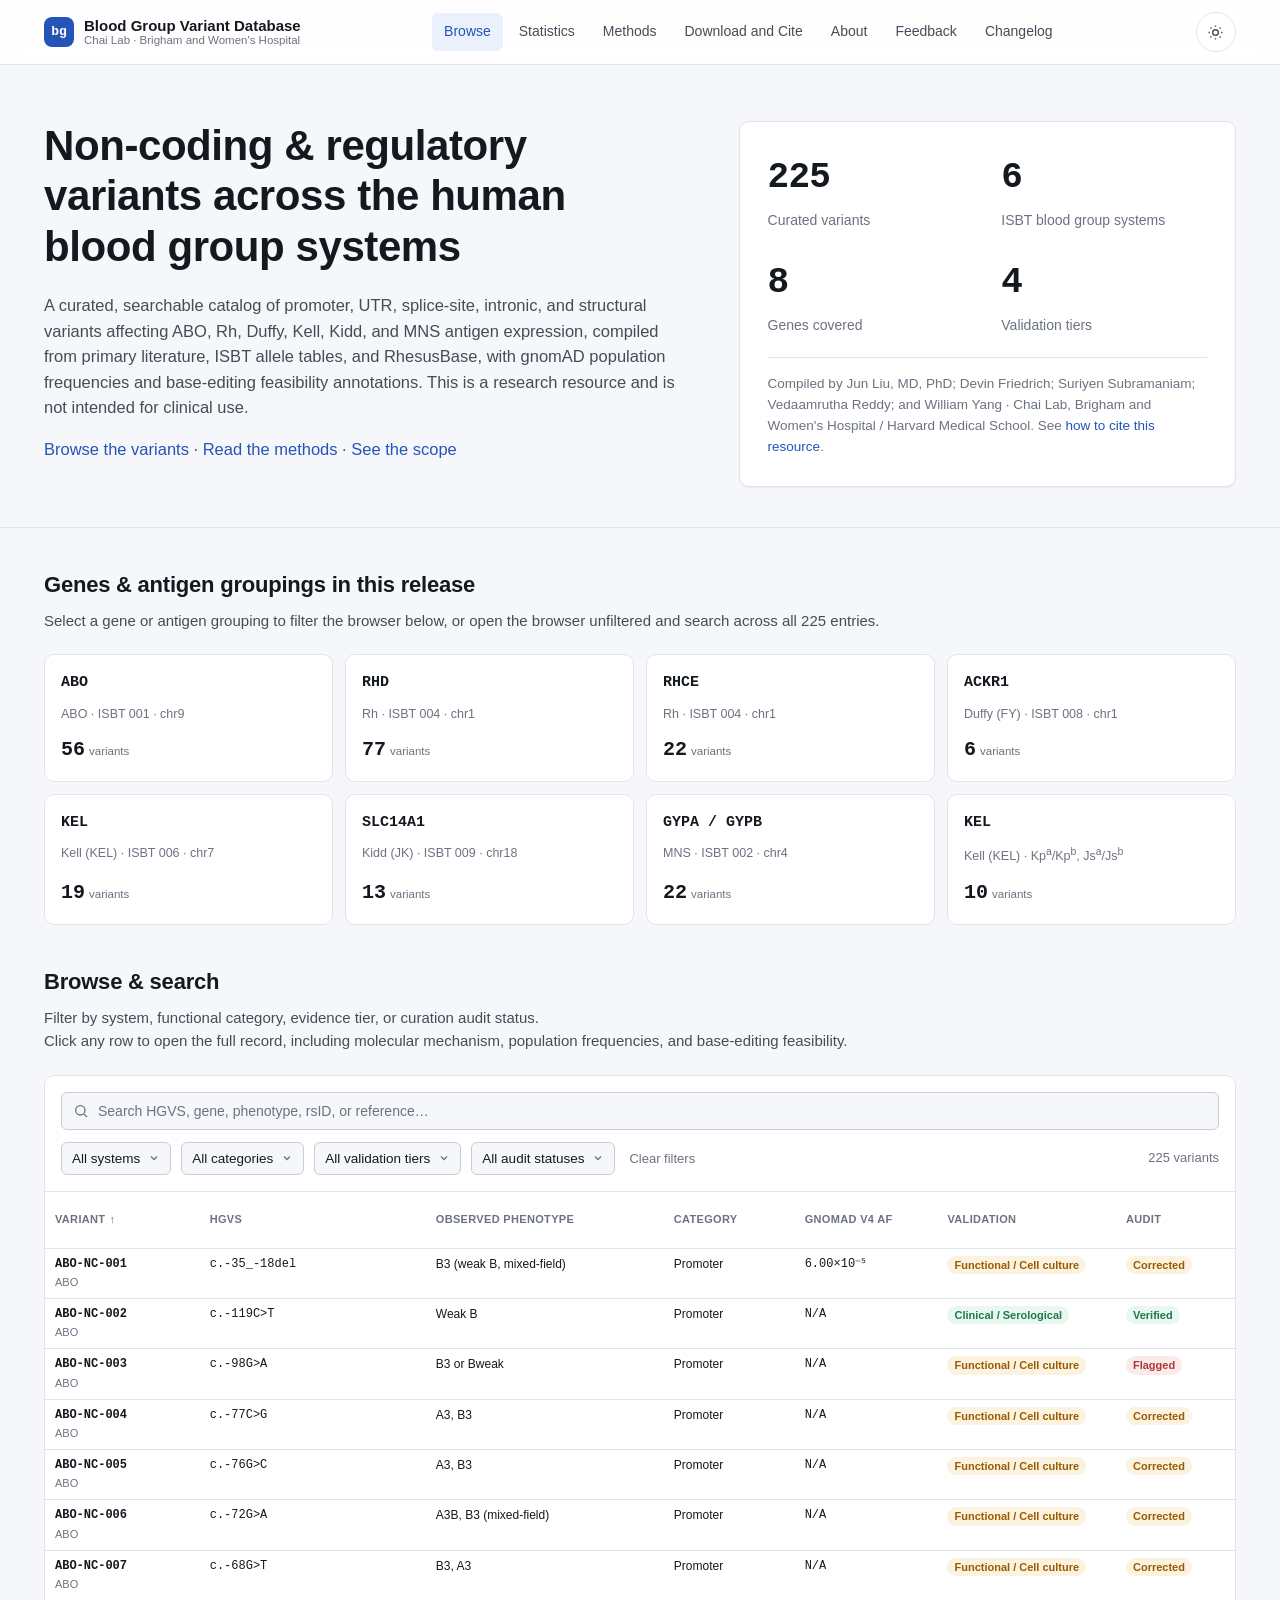
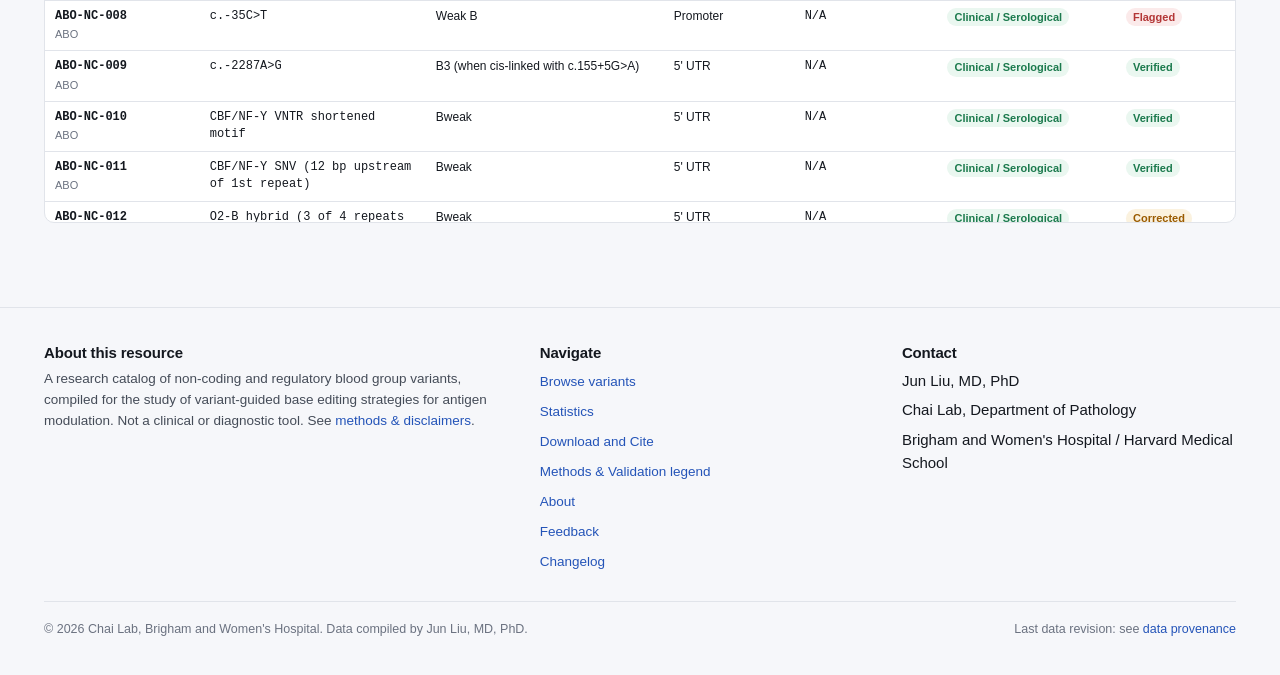
<file: index.html>
<!DOCTYPE html>
<html lang="en">
<head>
<meta charset="UTF-8">
<meta name="viewport" content="width=device-width, initial-scale=1.0">
<title>Blood Group Variant Database: Non-coding & Regulatory Variants</title>
<meta name="description" content="A curated database of non-coding and regulatory variants across 6 ISBT blood group systems (ABO, RH, MNS, KEL, FY, JK; 8 genes) with ISBT nomenclature, gnomAD frequencies, validation evidence, and base-editing feasibility annotations.">
<link rel="stylesheet" href="assets/style.css">
</head>
<body>

<nav class="site-nav">
  <div class="wrap">
    <a class="brand" href="index.html">
      <span class="brand-mark">bg</span>
      <span class="brand-text">Blood Group Variant Database<small>Chai Lab · Brigham and Women's Hospital</small></span>
    </a>
    <div class="nav-links">
      <a href="index.html" aria-current="page">Browse</a>
      <a href="stats.html">Statistics</a>
      <a href="methods.html">Methods</a>
      <a href="download-cite.html">Download and Cite</a>
      <a href="about.html">About</a>
      <a href="feedback.html">Feedback</a>
      <a href="changelog.html">Changelog</a>
    </div>
    <div class="nav-right">
      <button class="theme-toggle" data-theme-toggle aria-label="Toggle dark mode">
        <svg class="icon-sun" viewBox="0 0 24 24" fill="none" stroke="currentColor" stroke-width="2"><circle cx="12" cy="12" r="4"/><path d="M12 2v2M12 20v2M4.9 4.9l1.4 1.4M17.7 17.7l1.4 1.4M2 12h2M20 12h2M4.9 19.1l1.4-1.4M17.7 6.3l1.4-1.4"/></svg>
        <svg class="icon-moon" viewBox="0 0 24 24" fill="none" stroke="currentColor" stroke-width="2"><path d="M21 12.8A9 9 0 1111.2 3a7 7 0 009.8 9.8z"/></svg>
      </button>
    </div>
  </div>
</nav>

<header class="hero">
  <div class="wrap hero-grid">
    <div>
      <h1>Non-coding &amp; regulatory variants across the human blood group systems</h1>
      <p class="lede">A curated, searchable catalog of promoter, UTR, splice-site, intronic, and structural variants affecting ABO, Rh, Duffy, Kell, Kidd, and MNS antigen expression, compiled from primary literature, ISBT allele tables, and RhesusBase, with gnomAD population frequencies and base-editing feasibility annotations. This is a research resource and is not intended for clinical use.</p>
      <p class="lede"><a href="#browse">Browse the variants</a> &middot; <a href="methods.html">Read the methods</a> &middot; <a href="methods.html#scope">See the scope</a></p>
    </div>
    <div class="stat-panel">
      <div class="stat-grid">
        <div><div class="stat-num">225</div><div class="stat-label">Curated variants</div></div>
        <div><div class="stat-num">6</div><div class="stat-label">ISBT blood group systems</div></div>
        <div><div class="stat-num">8</div><div class="stat-label">Genes covered</div></div>
        <div><div class="stat-num">4</div><div class="stat-label">Validation tiers</div></div>
      </div>
      <div class="stat-foot">Compiled by Jun Liu, MD, PhD; Devin Friedrich; Suriyen Subramaniam; Vedaamrutha Reddy; and William Yang &middot; Chai Lab, Brigham and Women's Hospital / Harvard Medical School. See <a href="download-cite.html#cite">how to cite this resource</a>.</div>
    </div>
  </div>
</header>

<section class="section">
  <div class="wrap">
    <div class="section-head">
      <h2>Genes &amp; antigen groupings in this release</h2>
      <p>Select a gene or antigen grouping to filter the browser below, or open the browser unfiltered and search across all 225 entries.</p>
    </div>
    <div class="system-grid">
      <button class="system-card" data-system-card="ABO"><span class="gene">ABO</span><span class="sys-name">ABO &middot; ISBT 001 &middot; chr9</span><span class="sys-count">56<small>variants</small></span></button>
      <button class="system-card" data-system-card="RHD"><span class="gene">RHD</span><span class="sys-name">Rh &middot; ISBT 004 &middot; chr1</span><span class="sys-count">77<small>variants</small></span></button>
      <button class="system-card" data-system-card="RHCE"><span class="gene">RHCE</span><span class="sys-name">Rh &middot; ISBT 004 &middot; chr1</span><span class="sys-count">22<small>variants</small></span></button>
      <button class="system-card" data-system-card="Duffy"><span class="gene">ACKR1</span><span class="sys-name">Duffy (FY) &middot; ISBT 008 &middot; chr1</span><span class="sys-count">6<small>variants</small></span></button>
      <button class="system-card" data-system-card="Kell"><span class="gene">KEL</span><span class="sys-name">Kell (KEL) &middot; ISBT 006 &middot; chr7</span><span class="sys-count">19<small>variants</small></span></button>
      <button class="system-card" data-system-card="Kidd"><span class="gene">SLC14A1</span><span class="sys-name">Kidd (JK) &middot; ISBT 009 &middot; chr18</span><span class="sys-count">13<small>variants</small></span></button>
      <button class="system-card" data-system-card="MNS"><span class="gene">GYPA / GYPB</span><span class="sys-name">MNS &middot; ISBT 002 &middot; chr4</span><span class="sys-count">22<small>variants</small></span></button>
      <button class="system-card" data-system-card="KellOther"><span class="gene">KEL</span><span class="sys-name">Kell (KEL) &middot; Kp<sup>a</sup>/Kp<sup>b</sup>, Js<sup>a</sup>/Js<sup>b</sup></span><span class="sys-count">10<small>variants</small></span></button>
    </div>
  </div>
</section>

<section class="section" id="browse">
  <div class="wrap">
    <div class="section-head">
      <h2>Browse &amp; search</h2>
      <p>Filter by system, functional category, evidence tier, or curation audit status.<br>Click any row to open the full record, including molecular mechanism, population frequencies, and base-editing feasibility.</p>
    </div>

    <div class="browser-shell">
      <div class="toolbar">
        <div class="search-row">
          <div class="search-box">
            <svg viewBox="0 0 24 24" fill="none" stroke="currentColor" stroke-width="2"><circle cx="11" cy="11" r="7"/><path d="M21 21l-4.3-4.3"/></svg>
            <input id="q" type="search" placeholder="Search HGVS, gene, phenotype, rsID, or reference…" aria-label="Search variants">
          </div>
        </div>
        <div class="filter-row">
          <select id="f-system" aria-label="Filter by system">
            <option value="">All systems</option>
            <option value="ABO">ABO</option>
            <option value="RHD">RHD</option>
            <option value="RHCE">RHCE</option>
            <option value="Duffy">Duffy (ACKR1)</option>
            <option value="Kidd">Kidd (SLC14A1)</option>
            <option value="MNS">MNS (GYPA/GYPB)</option>
            <option value="Kell">Kell (KEL)</option>
            <option value="KellOther">Kell Other</option>
          </select>
          <select id="f-category" aria-label="Filter by category">
            <option value="">All categories</option>
          </select>
          <select id="f-validation" aria-label="Filter by validation tier">
            <option value="">All validation tiers</option>
            <option value="Functional / Cell culture">Functional / Cell culture</option>
            <option value="Clinical / Serological">Clinical / Serological</option>
            <option value="Database only">Database only</option>
            <option value="In silico / unvalidated">In silico / unvalidated</option>
            <option value="Not characterized">Not characterized</option>
          </select>
          <select id="f-audit" aria-label="Filter by audit status">
            <option value="">All audit statuses</option>
            <option value="Verified">Verified</option>
            <option value="Corrected">Corrected</option>
            <option value="Flagged">Flagged</option>
            <option value="Unaudited">Unaudited</option>
          </select>
          <button class="filter-clear" id="f-clear">Clear filters</button>
          <span class="result-count" id="result-count"></span>
        </div>
      </div>

      <div class="table-scroll">
        <table class="variant-table">
          <thead>
            <tr>
              <th><button data-sort="variant_id">Variant <span class="sort-arrow"></span></button></th>
              <th><button data-sort="hgvs">HGVS <span class="sort-arrow"></span></button></th>
              <th><button data-sort="phenotype">Observed phenotype <span class="sort-arrow"></span></button></th>
              <th><button data-sort="variant_category">Category <span class="sort-arrow"></span></button></th>
              <th><button data-sort="af">gnomAD v4 AF <span class="sort-arrow"></span></button></th>
              <th><button data-sort="validation_level">Validation <span class="sort-arrow"></span></button></th>
              <th><button data-sort="audit_status">Audit <span class="sort-arrow"></span></button></th>
            </tr>
          </thead>
          <tbody id="variant-tbody"></tbody>
        </table>
      </div>
      <div class="empty-state" id="empty-state" style="display:none">
        <svg viewBox="0 0 24 24" fill="none" stroke="currentColor" stroke-width="1.5"><circle cx="11" cy="11" r="7"/><path d="M21 21l-4.3-4.3"/></svg>
        <div>No variants match the current filters.</div>
      </div>
    </div>
  </div>
</section>

<div class="drawer-overlay" id="drawer-overlay"></div>
<aside class="drawer" id="drawer" tabindex="-1" aria-label="Variant detail">
  <div class="drawer-head">
    <div>
      <h3 id="drawer-title" class="mono"></h3>
      <div class="sub" id="drawer-sub"></div>
    </div>
    <button class="drawer-close" id="drawer-close" aria-label="Close">
      <svg viewBox="0 0 24 24" fill="none" stroke="currentColor" stroke-width="2" width="16" height="16"><path d="M18 6L6 18M6 6l12 12"/></svg>
    </button>
  </div>
  <div class="drawer-body" id="drawer-body"></div>
</aside>

<footer class="site-footer">
  <div class="wrap">
    <div class="footer-grid">
      <div>
        <h4>About this resource</h4>
        <p>A research catalog of non-coding and regulatory blood group variants, compiled for the study of variant-guided base editing strategies for antigen modulation. Not a clinical or diagnostic tool. See <a href="methods.html">methods &amp; disclaimers</a>.</p>
      </div>
      <div>
        <h4>Navigate</h4>
        <ul>
          <li><a href="index.html">Browse variants</a></li>
          <li><a href="stats.html">Statistics</a></li>
          <li><a href="download-cite.html">Download and Cite</a></li>
          <li><a href="methods.html">Methods &amp; Validation legend</a></li>
          <li><a href="about.html">About</a></li>
          <li><a href="feedback.html">Feedback</a></li>
          <li><a href="changelog.html">Changelog</a></li>
        </ul>
      </div>
      <div>
        <h4>Contact</h4>
        <ul>
          <li>Jun Liu, MD, PhD</li>
          <li>Chai Lab, Department of Pathology</li>
          <li>Brigham and Women's Hospital / Harvard Medical School</li>
        </ul>
      </div>
    </div>
    <div class="footer-bottom">
      <span>&copy; <span id="site-year"></span> Chai Lab, Brigham and Women's Hospital. Data compiled by Jun Liu, MD, PhD.</span>
      <span>Last data revision: see <a href="methods.html#provenance">data provenance</a></span>
    </div>
  </div>
</footer>

<script src="assets/data.js"></script>
<script src="assets/app.js"></script>
</body>
</html>
</file>
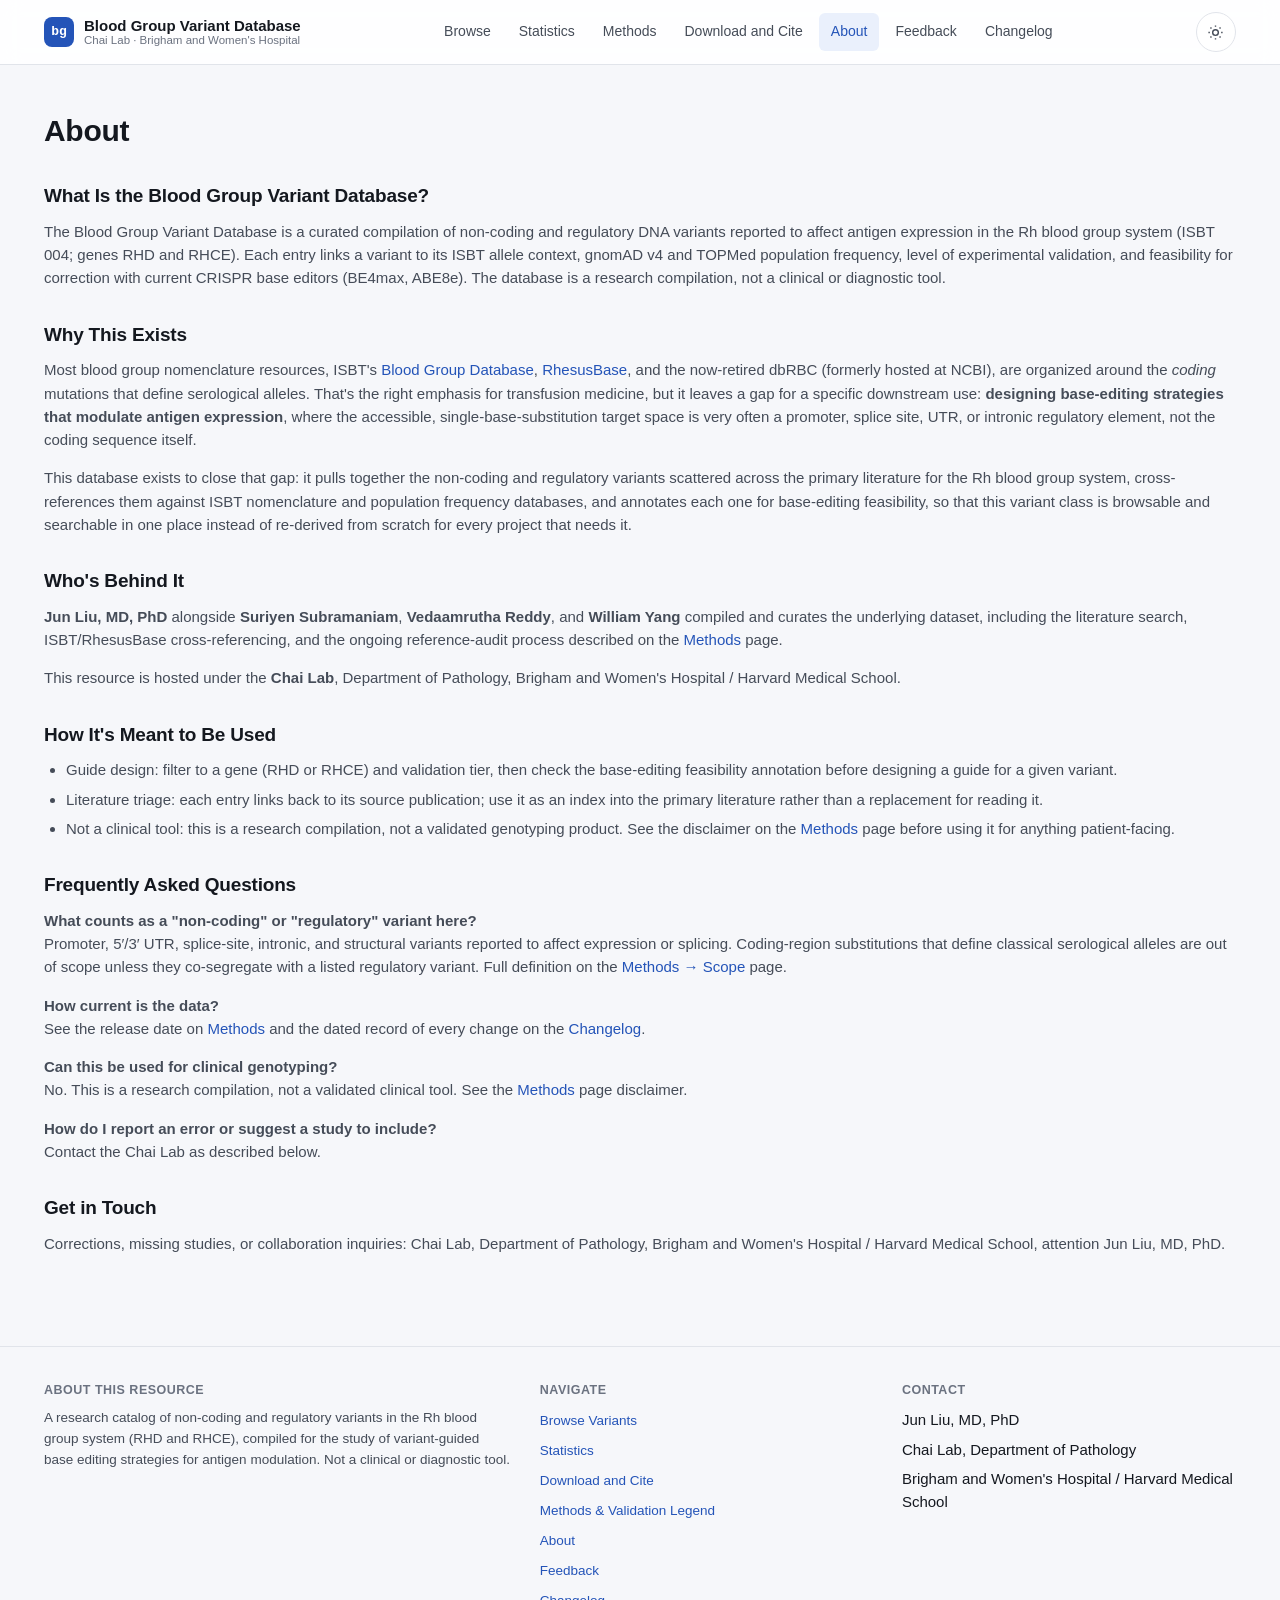
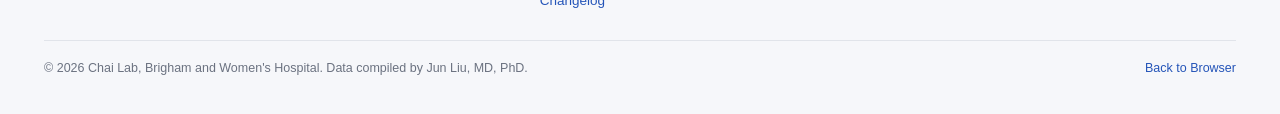
<file: about.html>
<!DOCTYPE html>
<html lang="en">
<head>
<meta charset="UTF-8">
<meta name="viewport" content="width=device-width, initial-scale=1.0">
<title>About: Blood Group Variant Database</title>
<meta name="description" content="About the Blood Group Non-Coding Variant Database, the Chai Lab, and why this resource exists.">
<link rel="stylesheet" href="assets/style.css">
</head>
<body>

<nav class="site-nav">
  <div class="wrap">
    <a class="brand" href="index.html">
      <span class="brand-mark">bg</span>
      <span class="brand-text">Blood Group Variant Database<small>Chai Lab · Brigham and Women's Hospital</small></span>
    </a>
    <div class="nav-links">
      <a href="index.html">Browse</a>
      <a href="stats.html">Statistics</a>
      <a href="methods.html">Methods</a>
      <a href="download-cite.html">Download and Cite</a>
      <a href="about.html" aria-current="page">About</a>
      <a href="feedback.html">Feedback</a>
      <a href="changelog.html">Changelog</a>
    </div>
    <div class="nav-right">
      <button class="theme-toggle" data-theme-toggle aria-label="Toggle dark mode">
        <svg class="icon-sun" viewBox="0 0 24 24" fill="none" stroke="currentColor" stroke-width="2"><circle cx="12" cy="12" r="4"/><path d="M12 2v2M12 20v2M4.9 4.9l1.4 1.4M17.7 17.7l1.4 1.4M2 12h2M20 12h2M4.9 19.1l1.4-1.4M17.7 6.3l1.4-1.4"/></svg>
        <svg class="icon-moon" viewBox="0 0 24 24" fill="none" stroke="currentColor" stroke-width="2"><path d="M21 12.8A9 9 0 1111.2 3a7 7 0 009.8 9.8z"/></svg>
      </button>
    </div>
  </div>
</nav>

<main class="content-page">
  <div class="wrap">
    <div class="page-head">
      <h1>About</h1>
    </div>

    <section>
      <h2>What Is the Blood Group Variant Database?</h2>
      <div class="prose">
        <p>The Blood Group Variant Database is a curated compilation of non-coding and regulatory DNA variants reported to affect antigen expression in the Rh blood group system (ISBT 004; genes RHD and RHCE). Each entry links a variant to its ISBT allele context, gnomAD v4 and TOPMed population frequency, level of experimental validation, and feasibility for correction with current CRISPR base editors (BE4max, ABE8e). The database is a research compilation, not a clinical or diagnostic tool.</p>
      </div>
    </section>

    <section>
      <h2>Why This Exists</h2>
      <div class="prose">
        <p>Most blood group nomenclature resources, ISBT's <a href="https://blooddatabase.isbtweb.org/" target="_blank" rel="noopener">Blood Group Database</a>, <a href="https://www.rhesusbase.info" target="_blank" rel="noopener">RhesusBase</a>, and the now-retired dbRBC (formerly hosted at NCBI), are organized around the <em>coding</em> mutations that define serological alleles. That's the right emphasis for transfusion medicine, but it leaves a gap for a specific downstream use: <strong>designing base-editing strategies that modulate antigen expression</strong>, where the accessible, single-base-substitution target space is very often a promoter, splice site, UTR, or intronic regulatory element, not the coding sequence itself.</p>
        <p>This database exists to close that gap: it pulls together the non-coding and regulatory variants scattered across the primary literature for the Rh blood group system, cross-references them against ISBT nomenclature and population frequency databases, and annotates each one for base-editing feasibility, so that this variant class is browsable and searchable in one place instead of re-derived from scratch for every project that needs it.</p>
      </div>
    </section>

    <section>
      <h2>Who's Behind It</h2>
      <div class="prose">
        <p><strong>Jun Liu, MD, PhD</strong> alongside <strong>Suriyen Subramaniam</strong>, <strong>Vedaamrutha Reddy</strong>, and <strong>William Yang</strong> compiled and curates the underlying dataset, including the literature search, ISBT/RhesusBase cross-referencing, and the ongoing reference-audit process described on the <a href="methods.html">Methods</a> page.</p>
        <p>This resource is hosted under the <strong>Chai Lab</strong>, Department of Pathology, Brigham and Women's Hospital / Harvard Medical School.</p>
      </div>
    </section>

    <section>
      <h2>How It's Meant to Be Used</h2>
      <div class="prose">
        <ul>
          <li>Guide design: filter to a gene (RHD or RHCE) and validation tier, then check the base-editing feasibility annotation before designing a guide for a given variant.</li>
          <li>Literature triage: each entry links back to its source publication; use it as an index into the primary literature rather than a replacement for reading it.</li>
          <li>Not a clinical tool: this is a research compilation, not a validated genotyping product. See the disclaimer on the <a href="methods.html">Methods</a> page before using it for anything patient-facing.</li>
        </ul>
      </div>
    </section>

    <section>
      <h2>Frequently Asked Questions</h2>
      <div class="prose">
        <p><strong>What counts as a "non-coding" or "regulatory" variant here?</strong><br>Promoter, 5&prime;/3&prime; UTR, splice-site, intronic, and structural variants reported to affect expression or splicing. Coding-region substitutions that define classical serological alleles are out of scope unless they co-segregate with a listed regulatory variant. Full definition on the <a href="methods.html#scope">Methods &rarr; Scope</a> page.</p>
        <p><strong>How current is the data?</strong><br>See the release date on <a href="methods.html">Methods</a> and the dated record of every change on the <a href="changelog.html">Changelog</a>.</p>
        <p><strong>Can this be used for clinical genotyping?</strong><br>No. This is a research compilation, not a validated clinical tool. See the <a href="methods.html">Methods</a> page disclaimer.</p>
        <p><strong>How do I report an error or suggest a study to include?</strong><br>Contact the Chai Lab as described below.</p>
      </div>
    </section>

    <section>
      <h2>Get in Touch</h2>
      <div class="prose">
        <p>Corrections, missing studies, or collaboration inquiries: Chai Lab, Department of Pathology, Brigham and Women's Hospital / Harvard Medical School, attention Jun Liu, MD, PhD.</p>
      </div>
    </section>
  </div>
</main>

<footer class="site-footer">
  <div class="wrap">
    <div class="footer-grid">
      <div>
        <h2>About This Resource</h2>
        <p>A research catalog of non-coding and regulatory variants in the Rh blood group system (RHD and RHCE), compiled for the study of variant-guided base editing strategies for antigen modulation. Not a clinical or diagnostic tool.</p>
      </div>
      <div>
        <h2>Navigate</h2>
        <ul>
          <li><a href="index.html">Browse Variants</a></li>
          <li><a href="stats.html">Statistics</a></li>
          <li><a href="download-cite.html">Download and Cite</a></li>
          <li><a href="methods.html">Methods &amp; Validation Legend</a></li>
          <li><a href="about.html">About</a></li>
          <li><a href="feedback.html">Feedback</a></li>
          <li><a href="changelog.html">Changelog</a></li>
        </ul>
      </div>
      <div>
        <h2>Contact</h2>
        <ul>
          <li>Jun Liu, MD, PhD</li>
          <li>Chai Lab, Department of Pathology</li>
          <li>Brigham and Women's Hospital / Harvard Medical School</li>
        </ul>
      </div>
    </div>
    <div class="footer-bottom">
      <span>&copy; <span id="site-year"></span> Chai Lab, Brigham and Women's Hospital. Data compiled by Jun Liu, MD, PhD.</span>
      <span><a href="index.html">Back to Browser</a></span>
    </div>
  </div>
</footer>

<script src="assets/app.js"></script>
</body>
</html>
</file>
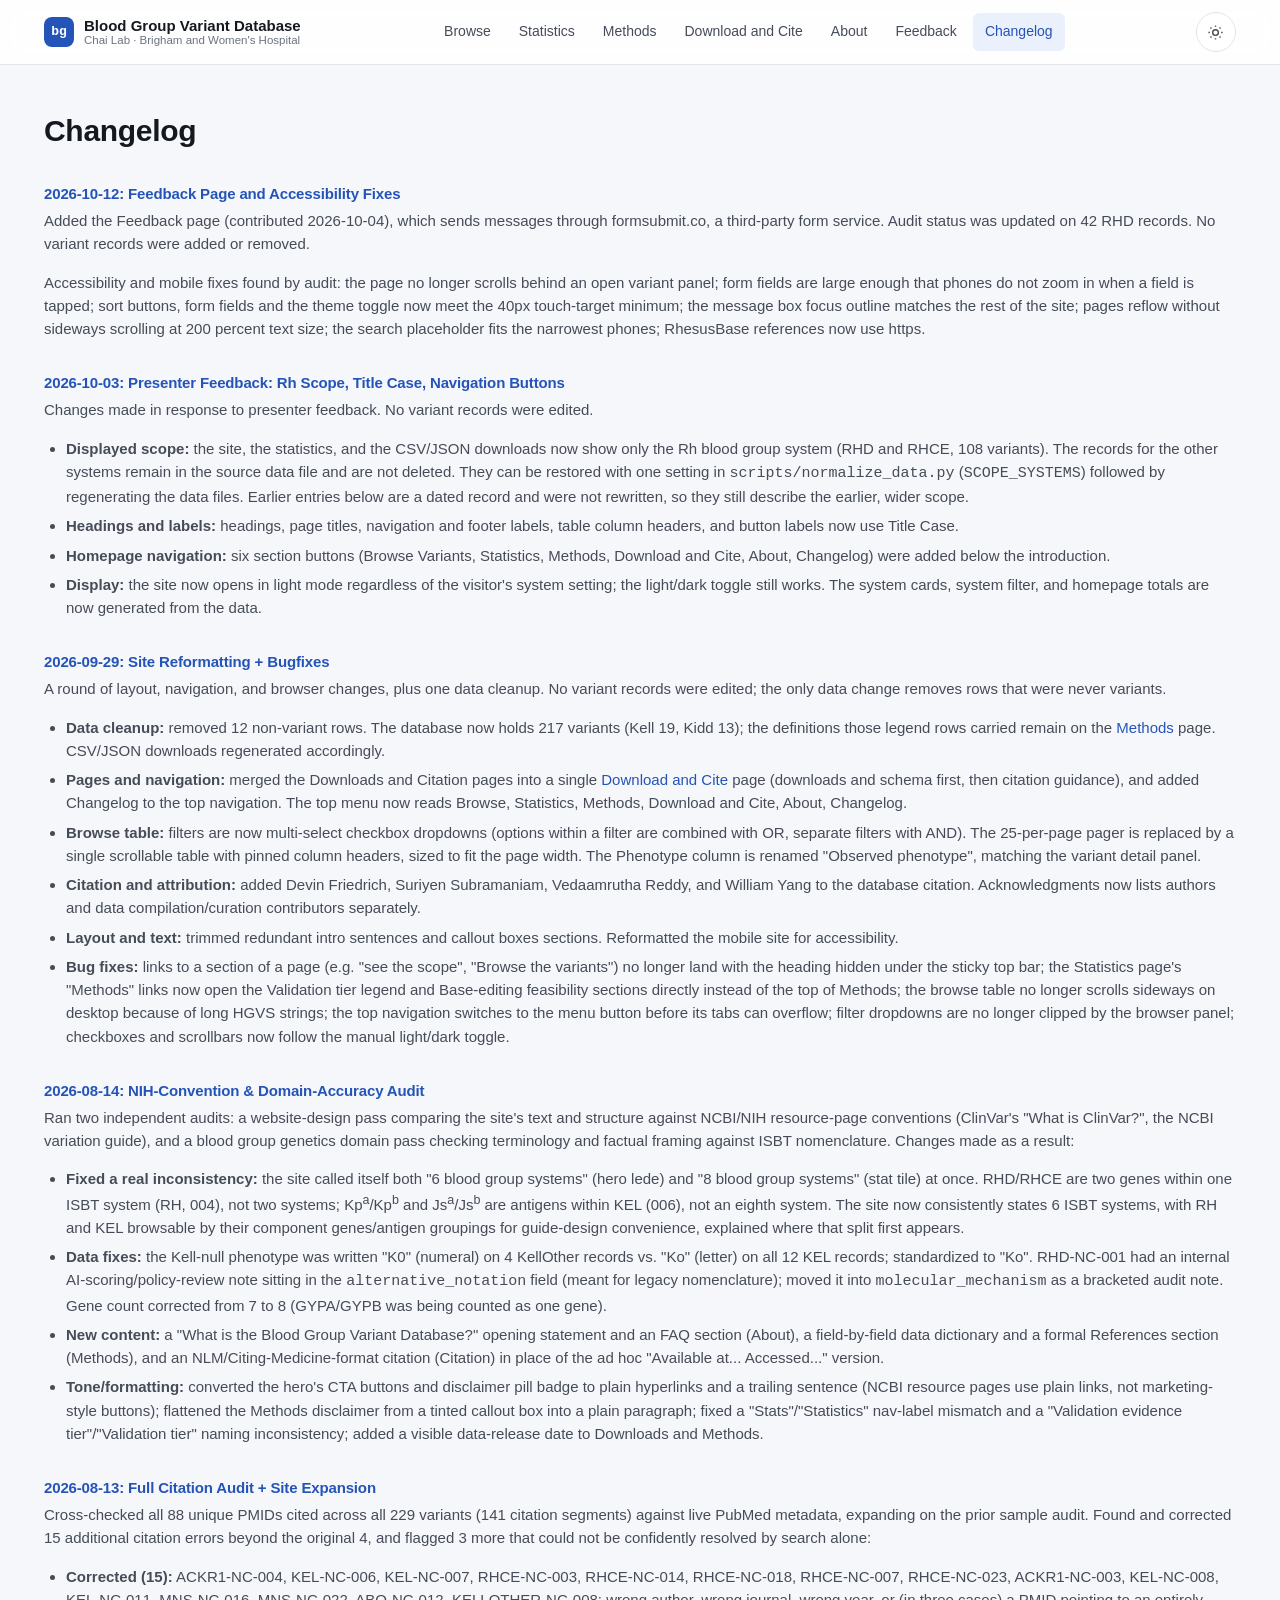
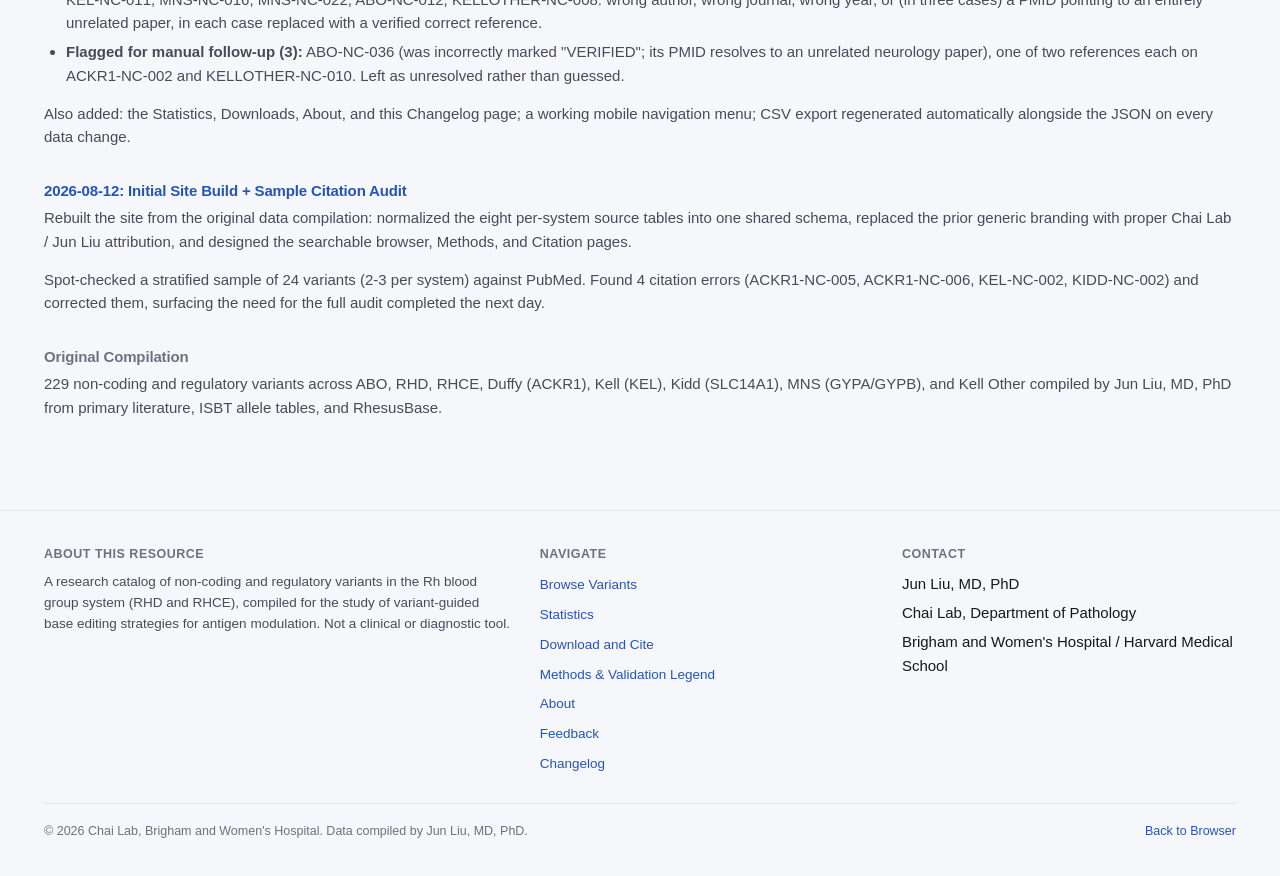
<file: changelog.html>
<!DOCTYPE html>
<html lang="en">
<head>
<meta charset="UTF-8">
<meta name="viewport" content="width=device-width, initial-scale=1.0">
<title>Changelog: Blood Group Variant Database</title>
<meta name="description" content="Version history and audit log for the Blood Group Non-Coding Variant Database.">
<link rel="stylesheet" href="assets/style.css">
</head>
<body>

<nav class="site-nav">
  <div class="wrap">
    <a class="brand" href="index.html">
      <span class="brand-mark">bg</span>
      <span class="brand-text">Blood Group Variant Database<small>Chai Lab · Brigham and Women's Hospital</small></span>
    </a>
    <div class="nav-links">
      <a href="index.html">Browse</a>
      <a href="stats.html">Statistics</a>
      <a href="methods.html">Methods</a>
      <a href="download-cite.html">Download and Cite</a>
      <a href="about.html">About</a>
      <a href="feedback.html">Feedback</a>
      <a href="changelog.html" aria-current="page">Changelog</a>
    </div>
    <div class="nav-right">
      <button class="theme-toggle" data-theme-toggle aria-label="Toggle dark mode">
        <svg class="icon-sun" viewBox="0 0 24 24" fill="none" stroke="currentColor" stroke-width="2"><circle cx="12" cy="12" r="4"/><path d="M12 2v2M12 20v2M4.9 4.9l1.4 1.4M17.7 17.7l1.4 1.4M2 12h2M20 12h2M4.9 19.1l1.4-1.4M17.7 6.3l1.4-1.4"/></svg>
        <svg class="icon-moon" viewBox="0 0 24 24" fill="none" stroke="currentColor" stroke-width="2"><path d="M21 12.8A9 9 0 1111.2 3a7 7 0 009.8 9.8z"/></svg>
      </button>
    </div>
  </div>
</nav>

<main class="content-page">
  <div class="wrap">
    <div class="page-head">
      <h1>Changelog</h1>
    </div>

    <h2 class="visually-hidden">Version History</h2>

    <section>
      <h3 style="color:var(--accent); margin-bottom:6px">2026-10-12: Feedback Page and Accessibility Fixes</h3>
      <div class="prose">
        <p>Added the Feedback page (contributed 2026-10-04), which sends messages through formsubmit.co, a third-party form service. Audit status was updated on 42 RHD records. No variant records were added or removed.</p>
        <p>Accessibility and mobile fixes found by audit: the page no longer scrolls behind an open variant panel; form fields are large enough that phones do not zoom in when a field is tapped; sort buttons, form fields and the theme toggle now meet the 40px touch-target minimum; the message box focus outline matches the rest of the site; pages reflow without sideways scrolling at 200 percent text size; the search placeholder fits the narrowest phones; RhesusBase references now use https.</p>
      </div>
    </section>

    <section>
      <h3 style="color:var(--accent); margin-bottom:6px">2026-10-03: Presenter Feedback: Rh Scope, Title Case, Navigation Buttons</h3>
      <div class="prose">
        <p>Changes made in response to presenter feedback. No variant records were edited.</p>
        <ul>
          <li><strong>Displayed scope:</strong> the site, the statistics, and the CSV/JSON downloads now show only the Rh blood group system (RHD and RHCE, 108 variants). The records for the other systems remain in the source data file and are not deleted. They can be restored with one setting in <code>scripts/normalize_data.py</code> (<code>SCOPE_SYSTEMS</code>) followed by regenerating the data files. Earlier entries below are a dated record and were not rewritten, so they still describe the earlier, wider scope.</li>
          <li><strong>Headings and labels:</strong> headings, page titles, navigation and footer labels, table column headers, and button labels now use Title Case.</li>
          <li><strong>Homepage navigation:</strong> six section buttons (Browse Variants, Statistics, Methods, Download and Cite, About, Changelog) were added below the introduction.</li>
          <li><strong>Display:</strong> the site now opens in light mode regardless of the visitor's system setting; the light/dark toggle still works. The system cards, system filter, and homepage totals are now generated from the data.</li>
        </ul>
      </div>
    </section>

    <section>
      <h3 style="color:var(--accent); margin-bottom:6px">2026-09-29: Site Reformatting + Bugfixes</h3>
      <div class="prose">
        <p>A round of layout, navigation, and browser changes, plus one data cleanup. No variant records were edited; the only data change removes rows that were never variants.</p>
        <ul>
          <li><strong>Data cleanup:</strong> removed 12 non-variant rows. The database now holds 217 variants (Kell 19, Kidd 13); the definitions those legend rows carried remain on the <a href="methods.html">Methods</a> page. CSV/JSON downloads regenerated accordingly.</li>
          <li><strong>Pages and navigation:</strong> merged the Downloads and Citation pages into a single <a href="download-cite.html">Download and Cite</a> page (downloads and schema first, then citation guidance), and added Changelog to the top navigation. The top menu now reads Browse, Statistics, Methods, Download and Cite, About, Changelog.</li>
          <li><strong>Browse table:</strong> filters are now multi-select checkbox dropdowns (options within a filter are combined with OR, separate filters with AND). The 25-per-page pager is replaced by a single scrollable table with pinned column headers, sized to fit the page width. The Phenotype column is renamed "Observed phenotype", matching the variant detail panel.</li>
          <li><strong>Citation and attribution:</strong> added Devin Friedrich, Suriyen Subramaniam, Vedaamrutha Reddy, and William Yang to the database citation. Acknowledgments now lists authors and data compilation/curation contributors separately.</li>
          <li><strong>Layout and text:</strong> trimmed redundant intro sentences and callout boxes sections. Reformatted the mobile site for accessibility.</li>
          <li><strong>Bug fixes:</strong> links to a section of a page (e.g. "see the scope", "Browse the variants") no longer land with the heading hidden under the sticky top bar; the Statistics page's "Methods" links now open the Validation tier legend and Base-editing feasibility sections directly instead of the top of Methods; the browse table no longer scrolls sideways on desktop because of long HGVS strings; the top navigation switches to the menu button before its tabs can overflow; filter dropdowns are no longer clipped by the browser panel; checkboxes and scrollbars now follow the manual light/dark toggle.</li>
        </ul>
      </div>
    </section>

    <section>
      <h3 style="color:var(--accent); margin-bottom:6px">2026-08-14: NIH-Convention & Domain-Accuracy Audit</h3>
      <div class="prose">
        <p>Ran two independent audits: a website-design pass comparing the site's text and structure against NCBI/NIH resource-page conventions (ClinVar's "What is ClinVar?", the NCBI variation guide), and a blood group genetics domain pass checking terminology and factual framing against ISBT nomenclature. Changes made as a result:</p>
        <ul>
          <li><strong>Fixed a real inconsistency:</strong> the site called itself both "6 blood group systems" (hero lede) and "8 blood group systems" (stat tile) at once. RHD/RHCE are two genes within one ISBT system (RH, 004), not two systems; Kp<sup>a</sup>/Kp<sup>b</sup> and Js<sup>a</sup>/Js<sup>b</sup> are antigens within KEL (006), not an eighth system. The site now consistently states 6 ISBT systems, with RH and KEL browsable by their component genes/antigen groupings for guide-design convenience, explained where that split first appears.</li>
          <li><strong>Data fixes:</strong> the Kell-null phenotype was written "K0" (numeral) on 4 KellOther records vs. "Ko" (letter) on all 12 KEL records; standardized to "Ko". RHD-NC-001 had an internal AI-scoring/policy-review note sitting in the <code>alternative_notation</code> field (meant for legacy nomenclature); moved it into <code>molecular_mechanism</code> as a bracketed audit note. Gene count corrected from 7 to 8 (GYPA/GYPB was being counted as one gene).</li>
          <li><strong>New content:</strong> a "What is the Blood Group Variant Database?" opening statement and an FAQ section (About), a field-by-field data dictionary and a formal References section (Methods), and an NLM/Citing-Medicine-format citation (Citation) in place of the ad hoc "Available at... Accessed..." version.</li>
          <li><strong>Tone/formatting:</strong> converted the hero's CTA buttons and disclaimer pill badge to plain hyperlinks and a trailing sentence (NCBI resource pages use plain links, not marketing-style buttons); flattened the Methods disclaimer from a tinted callout box into a plain paragraph; fixed a "Stats"/"Statistics" nav-label mismatch and a "Validation evidence tier"/"Validation tier" naming inconsistency; added a visible data-release date to Downloads and Methods.</li>
        </ul>
      </div>
    </section>

    <section>
      <h3 style="color:var(--accent); margin-bottom:6px">2026-08-13: Full Citation Audit + Site Expansion</h3>
      <div class="prose">
        <p>Cross-checked all 88 unique PMIDs cited across all 229 variants (141 citation segments) against live PubMed metadata, expanding on the prior sample audit. Found and corrected 15 additional citation errors beyond the original 4, and flagged 3 more that could not be confidently resolved by search alone:</p>
        <ul>
          <li><strong>Corrected (15):</strong> ACKR1-NC-004, KEL-NC-006, KEL-NC-007, RHCE-NC-003, RHCE-NC-014, RHCE-NC-018, RHCE-NC-007, RHCE-NC-023, ACKR1-NC-003, KEL-NC-008, KEL-NC-011, MNS-NC-016, MNS-NC-022, ABO-NC-012, KELLOTHER-NC-008: wrong author, wrong journal, wrong year, or (in three cases) a PMID pointing to an entirely unrelated paper, in each case replaced with a verified correct reference.</li>
          <li><strong>Flagged for manual follow-up (3):</strong> ABO-NC-036 (was incorrectly marked "VERIFIED"; its PMID resolves to an unrelated neurology paper), one of two references each on ACKR1-NC-002 and KELLOTHER-NC-010. Left as unresolved rather than guessed.</li>
        </ul>
        <p>Also added: the Statistics, Downloads, About, and this Changelog page; a working mobile navigation menu; CSV export regenerated automatically alongside the JSON on every data change.</p>
      </div>
    </section>

    <section>
      <h3 style="color:var(--accent); margin-bottom:6px">2026-08-12: Initial Site Build + Sample Citation Audit</h3>
      <div class="prose">
        <p>Rebuilt the site from the original data compilation: normalized the eight per-system source tables into one shared schema, replaced the prior generic branding with proper Chai Lab / Jun Liu attribution, and designed the searchable browser, Methods, and Citation pages.</p>
        <p>Spot-checked a stratified sample of 24 variants (2-3 per system) against PubMed. Found 4 citation errors (ACKR1-NC-005, ACKR1-NC-006, KEL-NC-002, KIDD-NC-002) and corrected them, surfacing the need for the full audit completed the next day.</p>
      </div>
    </section>

    <section>
      <h3 style="color:var(--muted); margin-bottom:6px">Original Compilation</h3>
      <div class="prose">
        <p>229 non-coding and regulatory variants across ABO, RHD, RHCE, Duffy (ACKR1), Kell (KEL), Kidd (SLC14A1), MNS (GYPA/GYPB), and Kell Other compiled by Jun Liu, MD, PhD from primary literature, ISBT allele tables, and RhesusBase.</p>
      </div>
    </section>
  </div>
</main>

<footer class="site-footer">
  <div class="wrap">
    <div class="footer-grid">
      <div>
        <h2>About This Resource</h2>
        <p>A research catalog of non-coding and regulatory variants in the Rh blood group system (RHD and RHCE), compiled for the study of variant-guided base editing strategies for antigen modulation. Not a clinical or diagnostic tool.</p>
      </div>
      <div>
        <h2>Navigate</h2>
        <ul>
          <li><a href="index.html">Browse Variants</a></li>
          <li><a href="stats.html">Statistics</a></li>
          <li><a href="download-cite.html">Download and Cite</a></li>
          <li><a href="methods.html">Methods &amp; Validation Legend</a></li>
          <li><a href="about.html">About</a></li>
          <li><a href="feedback.html">Feedback</a></li>
          <li><a href="changelog.html">Changelog</a></li>
        </ul>
      </div>
      <div>
        <h2>Contact</h2>
        <ul>
          <li>Jun Liu, MD, PhD</li>
          <li>Chai Lab, Department of Pathology</li>
          <li>Brigham and Women's Hospital / Harvard Medical School</li>
        </ul>
      </div>
    </div>
    <div class="footer-bottom">
      <span>&copy; <span id="site-year"></span> Chai Lab, Brigham and Women's Hospital. Data compiled by Jun Liu, MD, PhD.</span>
      <span><a href="index.html">Back to Browser</a></span>
    </div>
  </div>
</footer>

<script src="assets/app.js"></script>
</body>
</html>
</file>
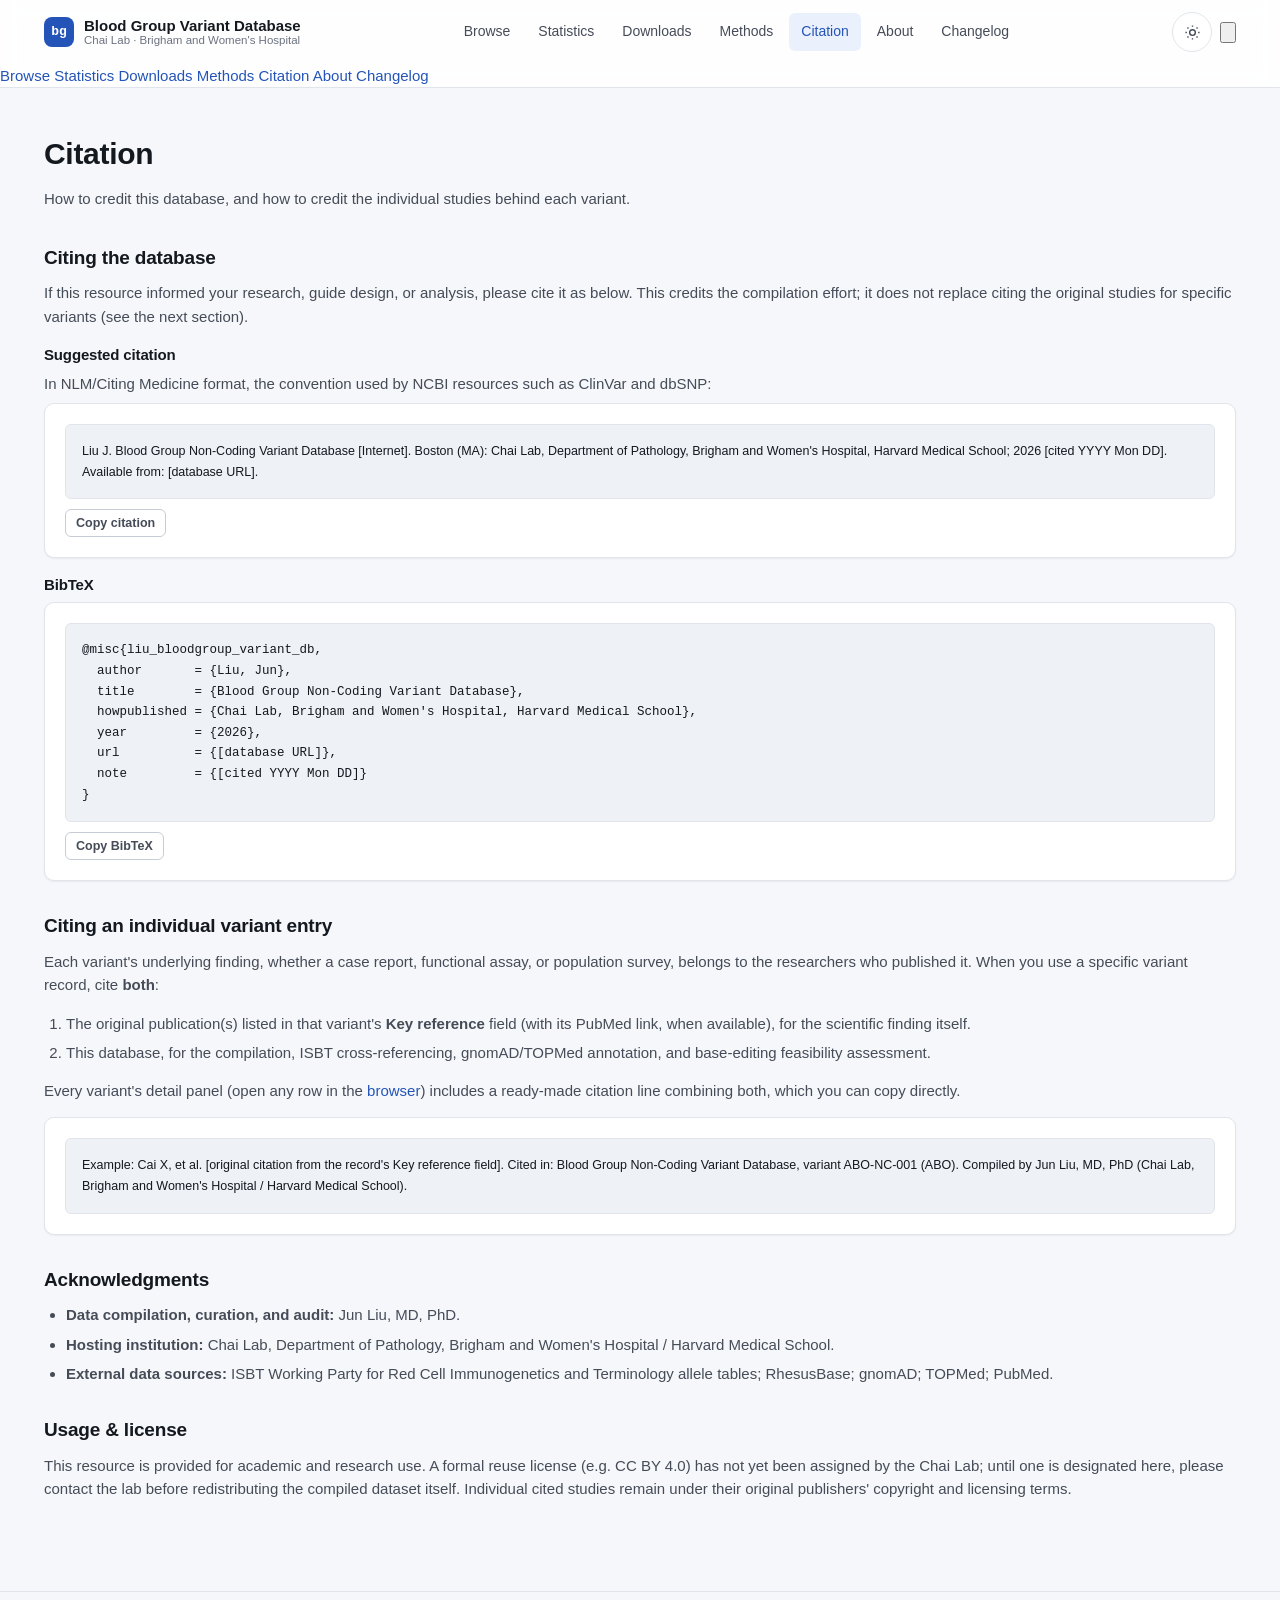
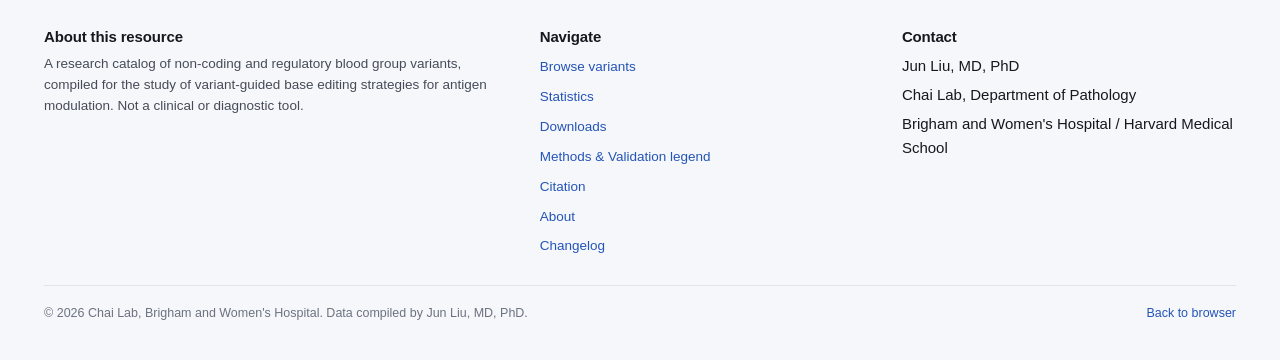
<file: citation.html>
<!DOCTYPE html>
<html lang="en">
<head>
<meta charset="UTF-8">
<meta name="viewport" content="width=device-width, initial-scale=1.0">
<title>Citation: Blood Group Variant Database</title>
<meta name="description" content="How to cite the Blood Group Non-Coding Variant Database and its individual variant entries.">
<link rel="stylesheet" href="assets/style.css">
</head>
<body>

<nav class="site-nav">
  <div class="wrap">
    <a class="brand" href="index.html">
      <span class="brand-mark">bg</span>
      <span class="brand-text">Blood Group Variant Database<small>Chai Lab · Brigham and Women's Hospital</small></span>
    </a>
    <div class="nav-links">
      <a href="index.html">Browse</a>
      <a href="stats.html">Statistics</a>
      <a href="downloads.html">Downloads</a>
      <a href="methods.html">Methods</a>
      <a href="citation.html" aria-current="page">Citation</a>
      <a href="about.html">About</a>
      <a href="changelog.html">Changelog</a>
    </div>
    <div class="nav-right">
      <button class="theme-toggle" data-theme-toggle aria-label="Toggle dark mode">
        <svg class="icon-sun" viewBox="0 0 24 24" fill="none" stroke="currentColor" stroke-width="2"><circle cx="12" cy="12" r="4"/><path d="M12 2v2M12 20v2M4.9 4.9l1.4 1.4M17.7 17.7l1.4 1.4M2 12h2M20 12h2M4.9 19.1l1.4-1.4M17.7 6.3l1.4-1.4"/></svg>
        <svg class="icon-moon" viewBox="0 0 24 24" fill="none" stroke="currentColor" stroke-width="2"><path d="M21 12.8A9 9 0 1111.2 3a7 7 0 009.8 9.8z"/></svg>
      </button>
      <button class="nav-toggle" id="nav-toggle" aria-label="Menu" aria-expanded="false">
        <svg viewBox="0 0 24 24" fill="none" stroke="currentColor" stroke-width="2"><path d="M4 7h16M4 12h16M4 17h16"/></svg>
      </button>
    </div>
  </div>
  <div class="nav-mobile" id="nav-mobile">
    <a href="index.html">Browse</a>
    <a href="stats.html">Statistics</a>
    <a href="downloads.html">Downloads</a>
    <a href="methods.html">Methods</a>
    <a href="citation.html" aria-current="page">Citation</a>
    <a href="about.html">About</a>
    <a href="changelog.html">Changelog</a>
  </div>
</nav>

<main class="content-page">
  <div class="wrap">
    <div class="page-head">
      <h1>Citation</h1>
      <p class="lede">How to credit this database, and how to credit the individual studies behind each variant.</p>
    </div>

    <section>
      <h2>Citing the database</h2>
      <div class="prose">
        <p>If this resource informed your research, guide design, or analysis, please cite it as below. This credits the compilation effort; it does not replace citing the original studies for specific variants (see the next section).</p>
      </div>

      <h3>Suggested citation</h3>
      <p style="margin-bottom:8px">In NLM/Citing Medicine format, the convention used by NCBI resources such as ClinVar and dbSNP:</p>
      <div class="card">
        <div class="code-block" id="cite-text" style="font-family:var(--font-sans); white-space:normal;">Liu J. Blood Group Non-Coding Variant Database [Internet]. Boston (MA): Chai Lab, Department of Pathology, Brigham and Women's Hospital, Harvard Medical School; 2026 [cited YYYY Mon DD]. Available from: [database URL].</div>
        <button class="copy-btn" data-copy-target="cite-text">Copy citation</button>
      </div>

      <h3>BibTeX</h3>
      <div class="card">
        <div class="code-block" id="cite-bibtex">@misc{liu_bloodgroup_variant_db,
  author       = {Liu, Jun},
  title        = {Blood Group Non-Coding Variant Database},
  howpublished = {Chai Lab, Brigham and Women's Hospital, Harvard Medical School},
  year         = {2026},
  url          = {[database URL]},
  note         = {[cited YYYY Mon DD]}
}</div>
        <button class="copy-btn" data-copy-target="cite-bibtex">Copy BibTeX</button>
      </div>
    </section>

    <section>
      <h2>Citing an individual variant entry</h2>
      <div class="prose">
        <p>Each variant's underlying finding, whether a case report, functional assay, or population survey, belongs to the researchers who published it. When you use a specific variant record, cite <strong>both</strong>:</p>
        <ol>
          <li>The original publication(s) listed in that variant's <strong>Key reference</strong> field (with its PubMed link, when available), for the scientific finding itself.</li>
          <li>This database, for the compilation, ISBT cross-referencing, gnomAD/TOPMed annotation, and base-editing feasibility assessment.</li>
        </ol>
        <p>Every variant's detail panel (open any row in the <a href="index.html#browse">browser</a>) includes a ready-made citation line combining both, which you can copy directly.</p>
      </div>
      <div class="card">
        <div class="code-block" style="font-family:var(--font-sans); white-space:normal;">Example: Cai X, et al. [original citation from the record's Key reference field]. Cited in: Blood Group Non-Coding Variant Database, variant ABO-NC-001 (ABO). Compiled by Jun Liu, MD, PhD (Chai Lab, Brigham and Women's Hospital / Harvard Medical School).</div>
      </div>
    </section>

    <section>
      <h2>Acknowledgments</h2>
      <div class="prose">
        <ul>
          <li><strong>Data compilation, curation, and audit:</strong> Jun Liu, MD, PhD.</li>
          <li><strong>Hosting institution:</strong> Chai Lab, Department of Pathology, Brigham and Women's Hospital / Harvard Medical School.</li>
          <li><strong>External data sources:</strong> ISBT Working Party for Red Cell Immunogenetics and Terminology allele tables; RhesusBase; gnomAD; TOPMed; PubMed.</li>
        </ul>
      </div>
    </section>

    <section>
      <h2>Usage &amp; license</h2>
      <div class="prose">
        <p>This resource is provided for academic and research use. A formal reuse license (e.g. CC BY 4.0) has not yet been assigned by the Chai Lab; until one is designated here, please contact the lab before redistributing the compiled dataset itself. Individual cited studies remain under their original publishers' copyright and licensing terms.</p>
      </div>
    </section>
  </div>
</main>

<footer class="site-footer">
  <div class="wrap">
    <div class="footer-grid">
      <div>
        <h4>About this resource</h4>
        <p>A research catalog of non-coding and regulatory blood group variants, compiled for the study of variant-guided base editing strategies for antigen modulation. Not a clinical or diagnostic tool.</p>
      </div>
      <div>
        <h4>Navigate</h4>
        <ul>
          <li><a href="index.html">Browse variants</a></li>
          <li><a href="stats.html">Statistics</a></li>
          <li><a href="downloads.html">Downloads</a></li>
          <li><a href="methods.html">Methods &amp; Validation legend</a></li>
          <li><a href="citation.html">Citation</a></li>
          <li><a href="about.html">About</a></li>
          <li><a href="changelog.html">Changelog</a></li>
        </ul>
      </div>
      <div>
        <h4>Contact</h4>
        <ul>
          <li>Jun Liu, MD, PhD</li>
          <li>Chai Lab, Department of Pathology</li>
          <li>Brigham and Women's Hospital / Harvard Medical School</li>
        </ul>
      </div>
    </div>
    <div class="footer-bottom">
      <span>&copy; <span id="site-year"></span> Chai Lab, Brigham and Women's Hospital. Data compiled by Jun Liu, MD, PhD.</span>
      <span><a href="index.html">Back to browser</a></span>
    </div>
  </div>
</footer>

<script src="assets/app.js"></script>
</body>
</html>
</file>
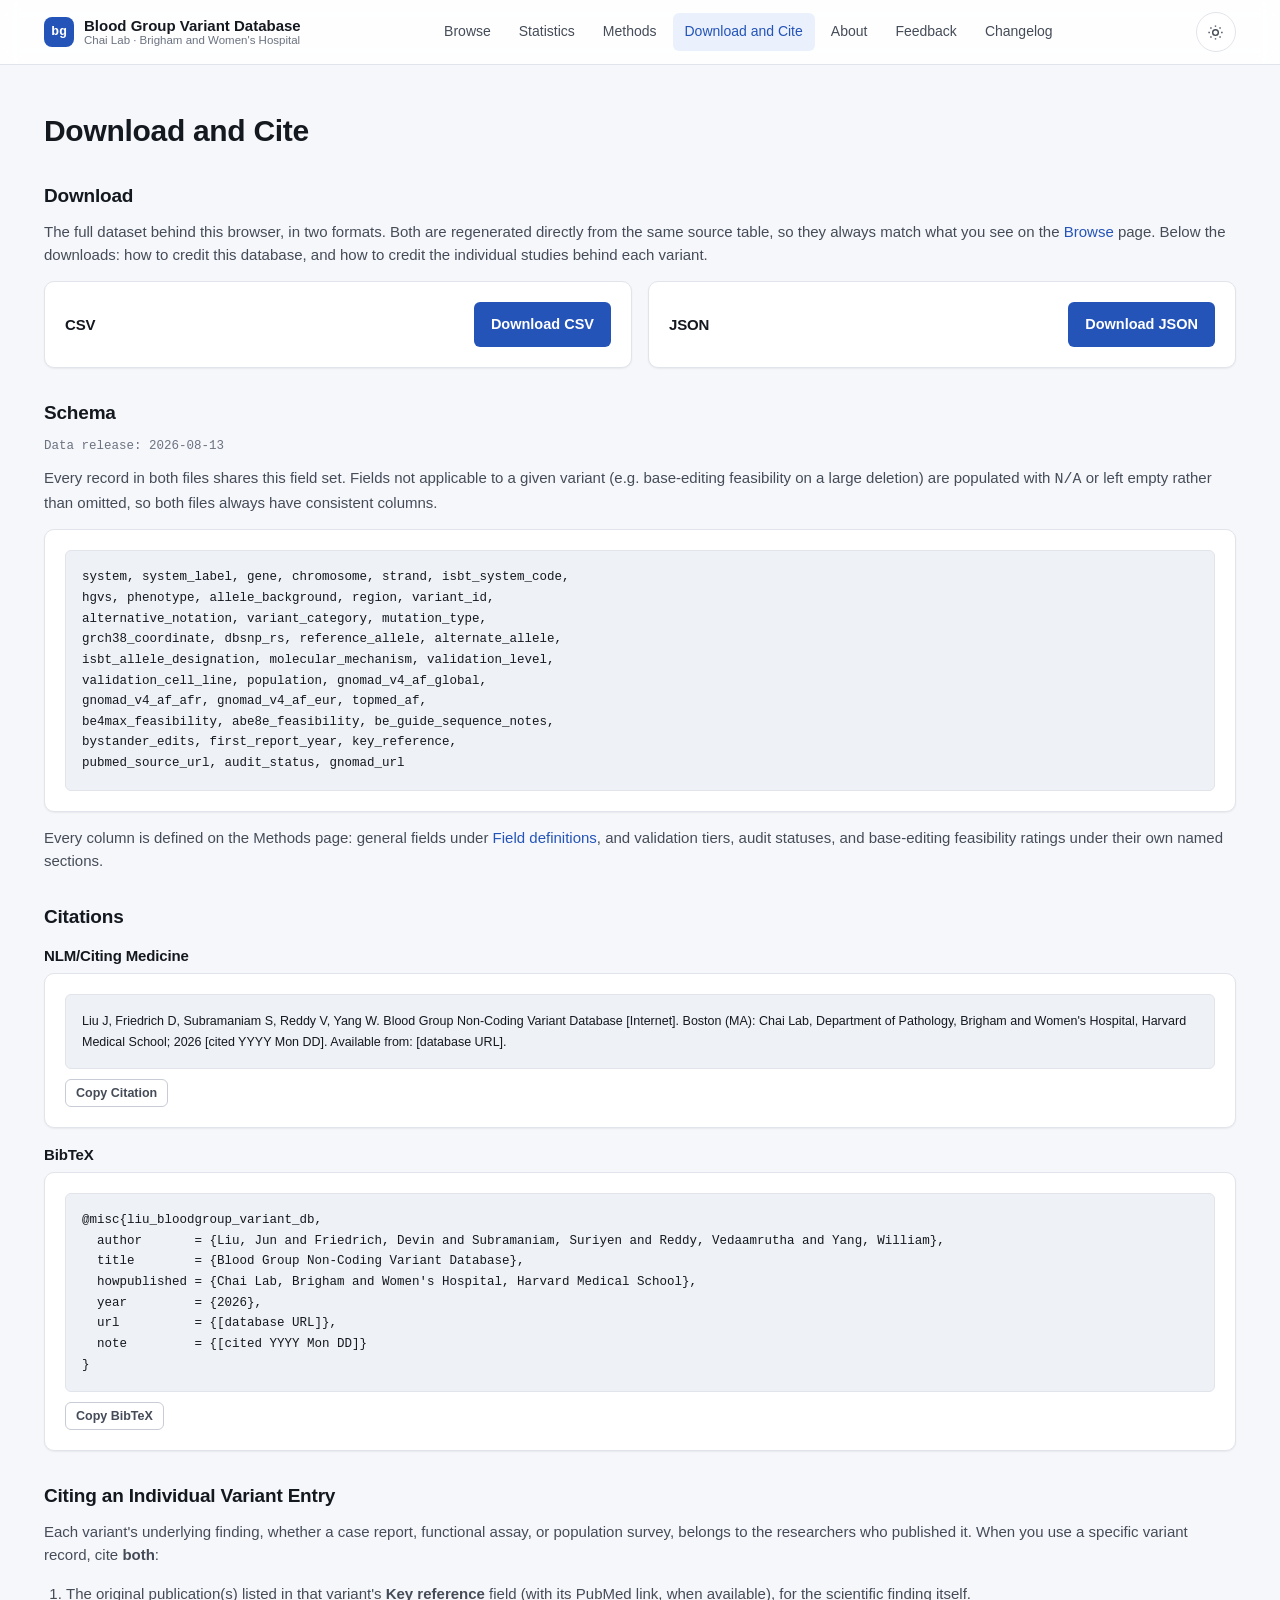
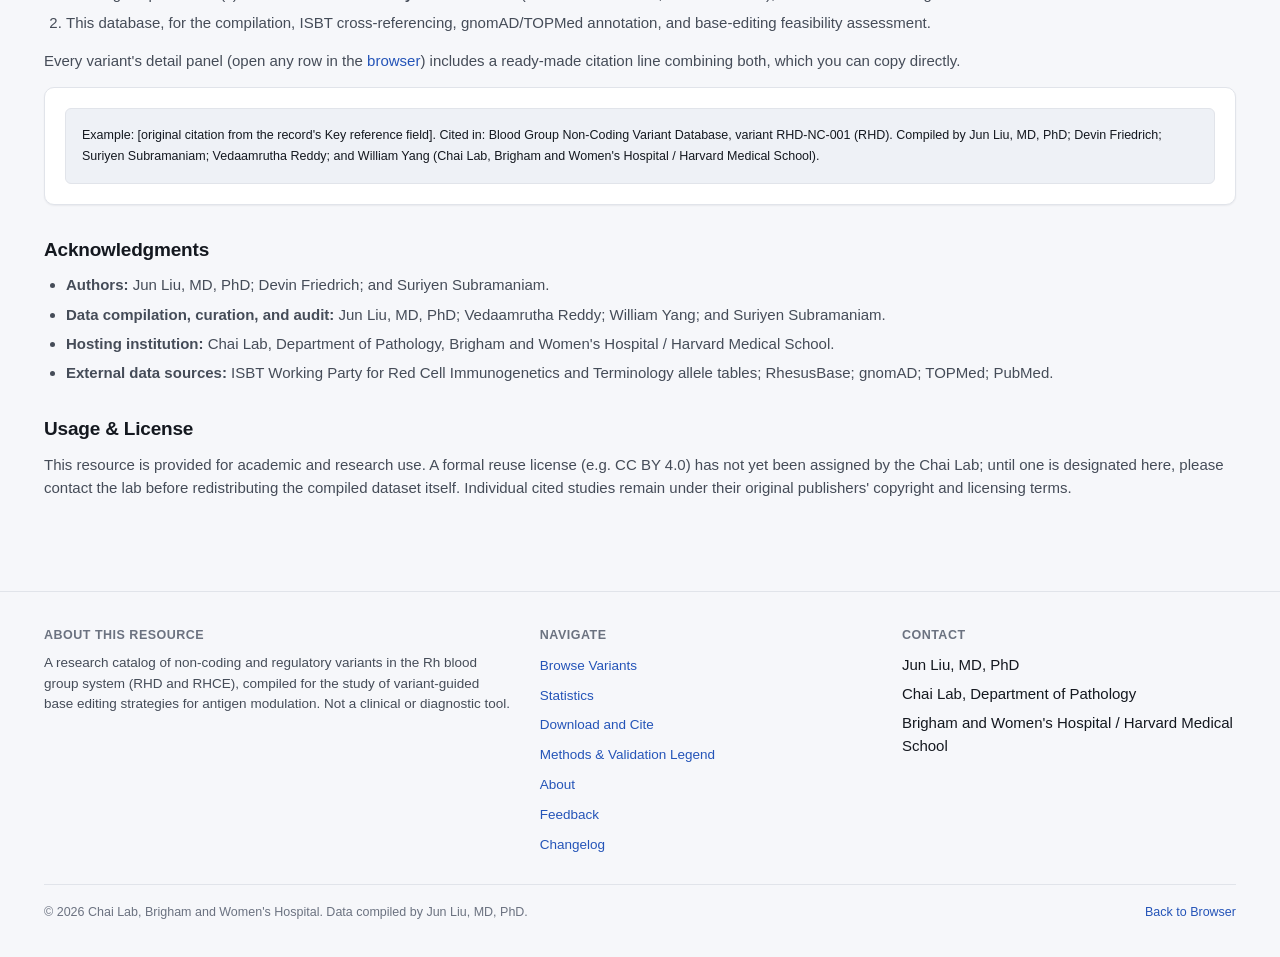
<file: download-cite.html>
<!DOCTYPE html>
<html lang="en">
<head>
<meta charset="UTF-8">
<meta name="viewport" content="width=device-width, initial-scale=1.0">
<title>Download and Cite: Blood Group Variant Database</title>
<meta name="description" content="Download the Rh-system records of the Blood Group Non-Coding Variant Database as CSV or JSON, and how to cite it and its individual variant entries.">
<link rel="stylesheet" href="assets/style.css">
</head>
<body>

<nav class="site-nav">
  <div class="wrap">
    <a class="brand" href="index.html">
      <span class="brand-mark">bg</span>
      <span class="brand-text">Blood Group Variant Database<small>Chai Lab · Brigham and Women's Hospital</small></span>
    </a>
    <div class="nav-links">
      <a href="index.html">Browse</a>
      <a href="stats.html">Statistics</a>
      <a href="methods.html">Methods</a>
      <a href="download-cite.html" aria-current="page">Download and Cite</a>
      <a href="about.html">About</a>
      <a href="feedback.html">Feedback</a>
      <a href="changelog.html">Changelog</a>
    </div>
    <div class="nav-right">
      <button class="theme-toggle" data-theme-toggle aria-label="Toggle dark mode">
        <svg class="icon-sun" viewBox="0 0 24 24" fill="none" stroke="currentColor" stroke-width="2"><circle cx="12" cy="12" r="4"/><path d="M12 2v2M12 20v2M4.9 4.9l1.4 1.4M17.7 17.7l1.4 1.4M2 12h2M20 12h2M4.9 19.1l1.4-1.4M17.7 6.3l1.4-1.4"/></svg>
        <svg class="icon-moon" viewBox="0 0 24 24" fill="none" stroke="currentColor" stroke-width="2"><path d="M21 12.8A9 9 0 1111.2 3a7 7 0 009.8 9.8z"/></svg>
      </button>
    </div>
  </div>
</nav>

<main class="content-page">
  <div class="wrap">
    <div class="page-head">
      <h1>Download and Cite</h1>
    </div>

    <section id="download">
      <h2>Download</h2>
      <p class="lede">The full dataset behind this browser, in two formats. Both are regenerated directly from the same source table, so they always match what you see on the <a href="index.html">Browse</a> page. Below the downloads: how to credit this database, and how to credit the individual studies behind each variant.</p>
      <div class="grid-2">
        <div class="card" style="display:flex; align-items:center; justify-content:space-between; gap:10px;">
          <h3 style="margin:0">CSV</h3>
          <a class="btn btn-primary" href="data/variants.csv" download>Download CSV</a>
        </div>
        <div class="card" style="display:flex; align-items:center; justify-content:space-between; gap:10px;">
          <h3 style="margin:0">JSON</h3>
          <a class="btn btn-primary" href="data/variants.json" download>Download JSON</a>
        </div>
      </div>
    </section>

    <section id="schema">
      <h2>Schema</h2>
      <p class="mono" style="font-size:12.5px; color:var(--muted); margin-bottom:10px">Data release: 2026-08-13</p>
      <p>Every record in both files shares this field set. Fields not applicable to a given variant (e.g. base-editing feasibility on a large deletion) are populated with <code>N/A</code> or left empty rather than omitted, so both files always have consistent columns.</p>
      <div class="card">
        <div class="code-block">system, system_label, gene, chromosome, strand, isbt_system_code,
hgvs, phenotype, allele_background, region, variant_id,
alternative_notation, variant_category, mutation_type,
grch38_coordinate, dbsnp_rs, reference_allele, alternate_allele,
isbt_allele_designation, molecular_mechanism, validation_level,
validation_cell_line, population, gnomad_v4_af_global,
gnomad_v4_af_afr, gnomad_v4_af_eur, topmed_af,
be4max_feasibility, abe8e_feasibility, be_guide_sequence_notes,
bystander_edits, first_report_year, key_reference,
pubmed_source_url, audit_status, gnomad_url</div>
      </div>
      <p style="margin-top:14px">Every column is defined on the Methods page: general fields under <a href="methods.html#field-definitions">Field definitions</a>, and validation tiers, audit statuses, and base-editing feasibility ratings under their own named sections.</p>
    </section>

    <section id="cite">
      <h2>Citations</h2>
      <h3>NLM/Citing Medicine</h3>
      <div class="card">
        <div class="code-block" id="cite-text" style="font-family:var(--font-sans); white-space:normal;">Liu J, Friedrich D, Subramaniam S, Reddy V, Yang W. Blood Group Non-Coding Variant Database [Internet]. Boston (MA): Chai Lab, Department of Pathology, Brigham and Women's Hospital, Harvard Medical School; 2026 [cited YYYY Mon DD]. Available from: [database URL].</div>
        <button class="copy-btn" data-copy-target="cite-text">Copy Citation</button>
      </div>

      <h3>BibTeX</h3>
      <div class="card">
        <div class="code-block" id="cite-bibtex">@misc{liu_bloodgroup_variant_db,
  author       = {Liu, Jun and Friedrich, Devin and Subramaniam, Suriyen and Reddy, Vedaamrutha and Yang, William},
  title        = {Blood Group Non-Coding Variant Database},
  howpublished = {Chai Lab, Brigham and Women's Hospital, Harvard Medical School},
  year         = {2026},
  url          = {[database URL]},
  note         = {[cited YYYY Mon DD]}
}</div>
        <button class="copy-btn" data-copy-target="cite-bibtex">Copy BibTeX</button>
      </div>
    </section>

    <section id="cite-variant">
      <h2>Citing an Individual Variant Entry</h2>
      <div class="prose">
        <p>Each variant's underlying finding, whether a case report, functional assay, or population survey, belongs to the researchers who published it. When you use a specific variant record, cite <strong>both</strong>:</p>
        <ol>
          <li>The original publication(s) listed in that variant's <strong>Key reference</strong> field (with its PubMed link, when available), for the scientific finding itself.</li>
          <li>This database, for the compilation, ISBT cross-referencing, gnomAD/TOPMed annotation, and base-editing feasibility assessment.</li>
        </ol>
        <p>Every variant's detail panel (open any row in the <a href="index.html#browse">browser</a>) includes a ready-made citation line combining both, which you can copy directly.</p>
      </div>
      <div class="card">
        <div class="code-block" style="font-family:var(--font-sans); white-space:normal;">Example: [original citation from the record's Key reference field]. Cited in: Blood Group Non-Coding Variant Database, variant RHD-NC-001 (RHD). Compiled by Jun Liu, MD, PhD; Devin Friedrich; Suriyen Subramaniam; Vedaamrutha Reddy; and William Yang (Chai Lab, Brigham and Women's Hospital / Harvard Medical School).</div>
      </div>
    </section>

    <section id="acknowledgments">
      <h2>Acknowledgments</h2>
      <div class="prose">
        <ul>
          <li><strong>Authors:</strong> Jun Liu, MD, PhD; Devin Friedrich; and Suriyen Subramaniam.</li>
          <li><strong>Data compilation, curation, and audit:</strong> Jun Liu, MD, PhD; Vedaamrutha Reddy; William Yang; and Suriyen Subramaniam.</li>
          <li><strong>Hosting institution:</strong> Chai Lab, Department of Pathology, Brigham and Women's Hospital / Harvard Medical School.</li>
          <li><strong>External data sources:</strong> ISBT Working Party for Red Cell Immunogenetics and Terminology allele tables; RhesusBase; gnomAD; TOPMed; PubMed.</li>
        </ul>
      </div>
    </section>

    <section id="license">
      <h2>Usage &amp; License</h2>
      <div class="prose">
        <p>This resource is provided for academic and research use. A formal reuse license (e.g. CC BY 4.0) has not yet been assigned by the Chai Lab; until one is designated here, please contact the lab before redistributing the compiled dataset itself. Individual cited studies remain under their original publishers' copyright and licensing terms.</p>
      </div>
    </section>
  </div>
</main>

<footer class="site-footer">
  <div class="wrap">
    <div class="footer-grid">
      <div>
        <h2>About This Resource</h2>
        <p>A research catalog of non-coding and regulatory variants in the Rh blood group system (RHD and RHCE), compiled for the study of variant-guided base editing strategies for antigen modulation. Not a clinical or diagnostic tool.</p>
      </div>
      <div>
        <h2>Navigate</h2>
        <ul>
          <li><a href="index.html">Browse Variants</a></li>
          <li><a href="stats.html">Statistics</a></li>
          <li><a href="download-cite.html">Download and Cite</a></li>
          <li><a href="methods.html">Methods &amp; Validation Legend</a></li>
          <li><a href="about.html">About</a></li>
          <li><a href="feedback.html">Feedback</a></li>
          <li><a href="changelog.html">Changelog</a></li>
        </ul>
      </div>
      <div>
        <h2>Contact</h2>
        <ul>
          <li>Jun Liu, MD, PhD</li>
          <li>Chai Lab, Department of Pathology</li>
          <li>Brigham and Women's Hospital / Harvard Medical School</li>
        </ul>
      </div>
    </div>
    <div class="footer-bottom">
      <span>&copy; <span id="site-year"></span> Chai Lab, Brigham and Women's Hospital. Data compiled by Jun Liu, MD, PhD.</span>
      <span><a href="index.html">Back to Browser</a></span>
    </div>
  </div>
</footer>

<script src="assets/data.js"></script>
<script src="assets/app.js"></script>
</body>
</html>
</file>
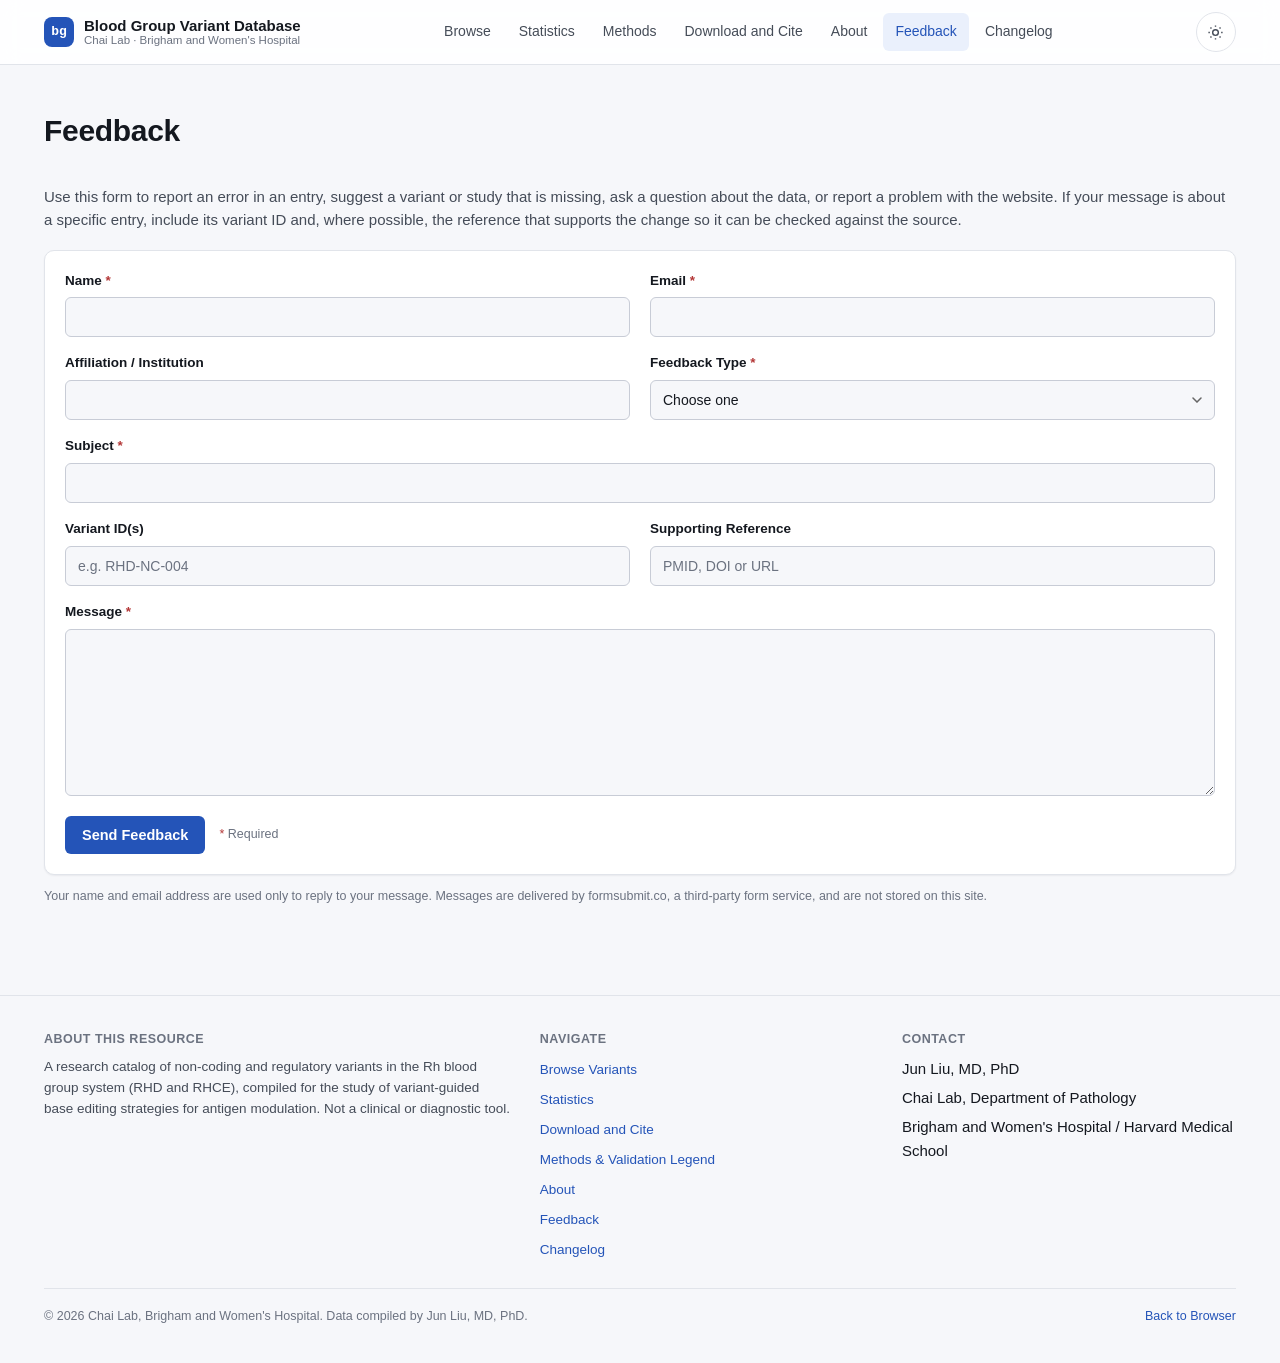
<file: feedback.html>
<!DOCTYPE html>
<html lang="en">
<head>
<meta charset="UTF-8">
<meta name="viewport" content="width=device-width, initial-scale=1.0">
<title>Feedback: Blood Group Variant Database</title>
<meta name="description" content="Send corrections, missing variants or studies, questions, and website problems to the Blood Group Variant Database team.">
<link rel="stylesheet" href="assets/style.css">
</head>
<body>

<nav class="site-nav">
  <div class="wrap">
    <a class="brand" href="index.html">
      <span class="brand-mark">bg</span>
      <span class="brand-text">Blood Group Variant Database<small>Chai Lab · Brigham and Women's Hospital</small></span>
    </a>
    <div class="nav-links">
      <a href="index.html">Browse</a>
      <a href="stats.html">Statistics</a>
      <a href="methods.html">Methods</a>
      <a href="download-cite.html">Download and Cite</a>
      <a href="about.html">About</a>
      <a href="feedback.html" aria-current="page">Feedback</a>
      <a href="changelog.html">Changelog</a>
    </div>
    <div class="nav-right">
      <button class="theme-toggle" data-theme-toggle aria-label="Toggle dark mode">
        <svg class="icon-sun" viewBox="0 0 24 24" fill="none" stroke="currentColor" stroke-width="2"><circle cx="12" cy="12" r="4"/><path d="M12 2v2M12 20v2M4.9 4.9l1.4 1.4M17.7 17.7l1.4 1.4M2 12h2M20 12h2M4.9 19.1l1.4-1.4M17.7 6.3l1.4-1.4"/></svg>
        <svg class="icon-moon" viewBox="0 0 24 24" fill="none" stroke="currentColor" stroke-width="2"><path d="M21 12.8A9 9 0 1111.2 3a7 7 0 009.8 9.8z"/></svg>
      </button>
    </div>
  </div>
</nav>

<main class="content-page">
  <div class="wrap">
    <div class="page-head">
      <h1>Feedback</h1>
    </div>

    <section>
      <div class="prose">
        <p>Use this form to report an error in an entry, suggest a variant or study that is missing, ask a question about the data, or report a problem with the website. If your message is about a specific entry, include its variant ID and, where possible, the reference that supports the change so it can be checked against the source.</p>
      </div>

      <form id="feedback-form" class="feedback-form card" action="https://formsubmit.co/suriyensubramaniam@gmail.com" method="POST">
        <input type="hidden" name="_subject" value="Blood Group Variant Database feedback">
        <input type="hidden" name="_template" value="table">
        <!-- spam trap: left empty by people, filled in by bots -->
        <input type="text" name="_honey" class="visually-hidden" tabindex="-1" autocomplete="off" aria-hidden="true">

        <div class="form-grid">
          <div class="form-field">
            <label for="fb-name">Name <span class="req" aria-hidden="true">*</span></label>
            <input id="fb-name" name="name" type="text" autocomplete="name" required>
          </div>
          <div class="form-field">
            <label for="fb-email">Email <span class="req" aria-hidden="true">*</span></label>
            <input id="fb-email" name="email" type="email" autocomplete="email" required>
          </div>
          <div class="form-field">
            <label for="fb-affiliation">Affiliation / Institution</label>
            <input id="fb-affiliation" name="affiliation" type="text" autocomplete="organization">
          </div>
          <div class="form-field">
            <label for="fb-type">Feedback Type <span class="req" aria-hidden="true">*</span></label>
            <select id="fb-type" name="feedback_type" required>
              <option value="">Choose one</option>
              <option>Correction to an existing entry</option>
              <option>Missing variant or study</option>
              <option>Question about the data</option>
              <option>Website problem</option>
              <option>Other</option>
            </select>
          </div>
          <div class="form-field form-field-wide">
            <label for="fb-subject">Subject <span class="req" aria-hidden="true">*</span></label>
            <input id="fb-subject" name="subject" type="text" required>
          </div>
          <div class="form-field">
            <label for="fb-variant">Variant ID(s)</label>
            <input id="fb-variant" name="variant_ids" type="text" placeholder="e.g. RHD-NC-004">
          </div>
          <div class="form-field">
            <label for="fb-reference">Supporting Reference</label>
            <input id="fb-reference" name="reference" type="text" placeholder="PMID, DOI or URL">
          </div>
          <div class="form-field form-field-wide">
            <label for="fb-message">Message <span class="req" aria-hidden="true">*</span></label>
            <textarea id="fb-message" name="message" rows="7" required></textarea>
          </div>
        </div>

        <div class="form-actions">
          <button type="submit" class="btn btn-primary">Send Feedback</button>
          <span class="form-hint"><span class="req" aria-hidden="true">*</span> Required</span>
        </div>
        <div class="form-status" id="feedback-status" role="status" aria-live="polite"></div>
      </form>

      <p class="form-note">Your name and email address are used only to reply to your message. Messages are delivered by formsubmit.co, a third-party form service, and are not stored on this site.</p>
    </section>
  </div>
</main>

<footer class="site-footer">
  <div class="wrap">
    <div class="footer-grid">
      <div>
        <h2>About This Resource</h2>
        <p>A research catalog of non-coding and regulatory variants in the Rh blood group system (RHD and RHCE), compiled for the study of variant-guided base editing strategies for antigen modulation. Not a clinical or diagnostic tool.</p>
      </div>
      <div>
        <h2>Navigate</h2>
        <ul>
          <li><a href="index.html">Browse Variants</a></li>
          <li><a href="stats.html">Statistics</a></li>
          <li><a href="download-cite.html">Download and Cite</a></li>
          <li><a href="methods.html">Methods &amp; Validation Legend</a></li>
          <li><a href="about.html">About</a></li>
          <li><a href="feedback.html">Feedback</a></li>
          <li><a href="changelog.html">Changelog</a></li>
        </ul>
      </div>
      <div>
        <h2>Contact</h2>
        <ul>
          <li>Jun Liu, MD, PhD</li>
          <li>Chai Lab, Department of Pathology</li>
          <li>Brigham and Women's Hospital / Harvard Medical School</li>
        </ul>
      </div>
    </div>
    <div class="footer-bottom">
      <span>&copy; <span id="site-year"></span> Chai Lab, Brigham and Women's Hospital. Data compiled by Jun Liu, MD, PhD.</span>
      <span><a href="index.html">Back to Browser</a></span>
    </div>
  </div>
</footer>

<script src="assets/app.js"></script>
</body>
</html>
</file>
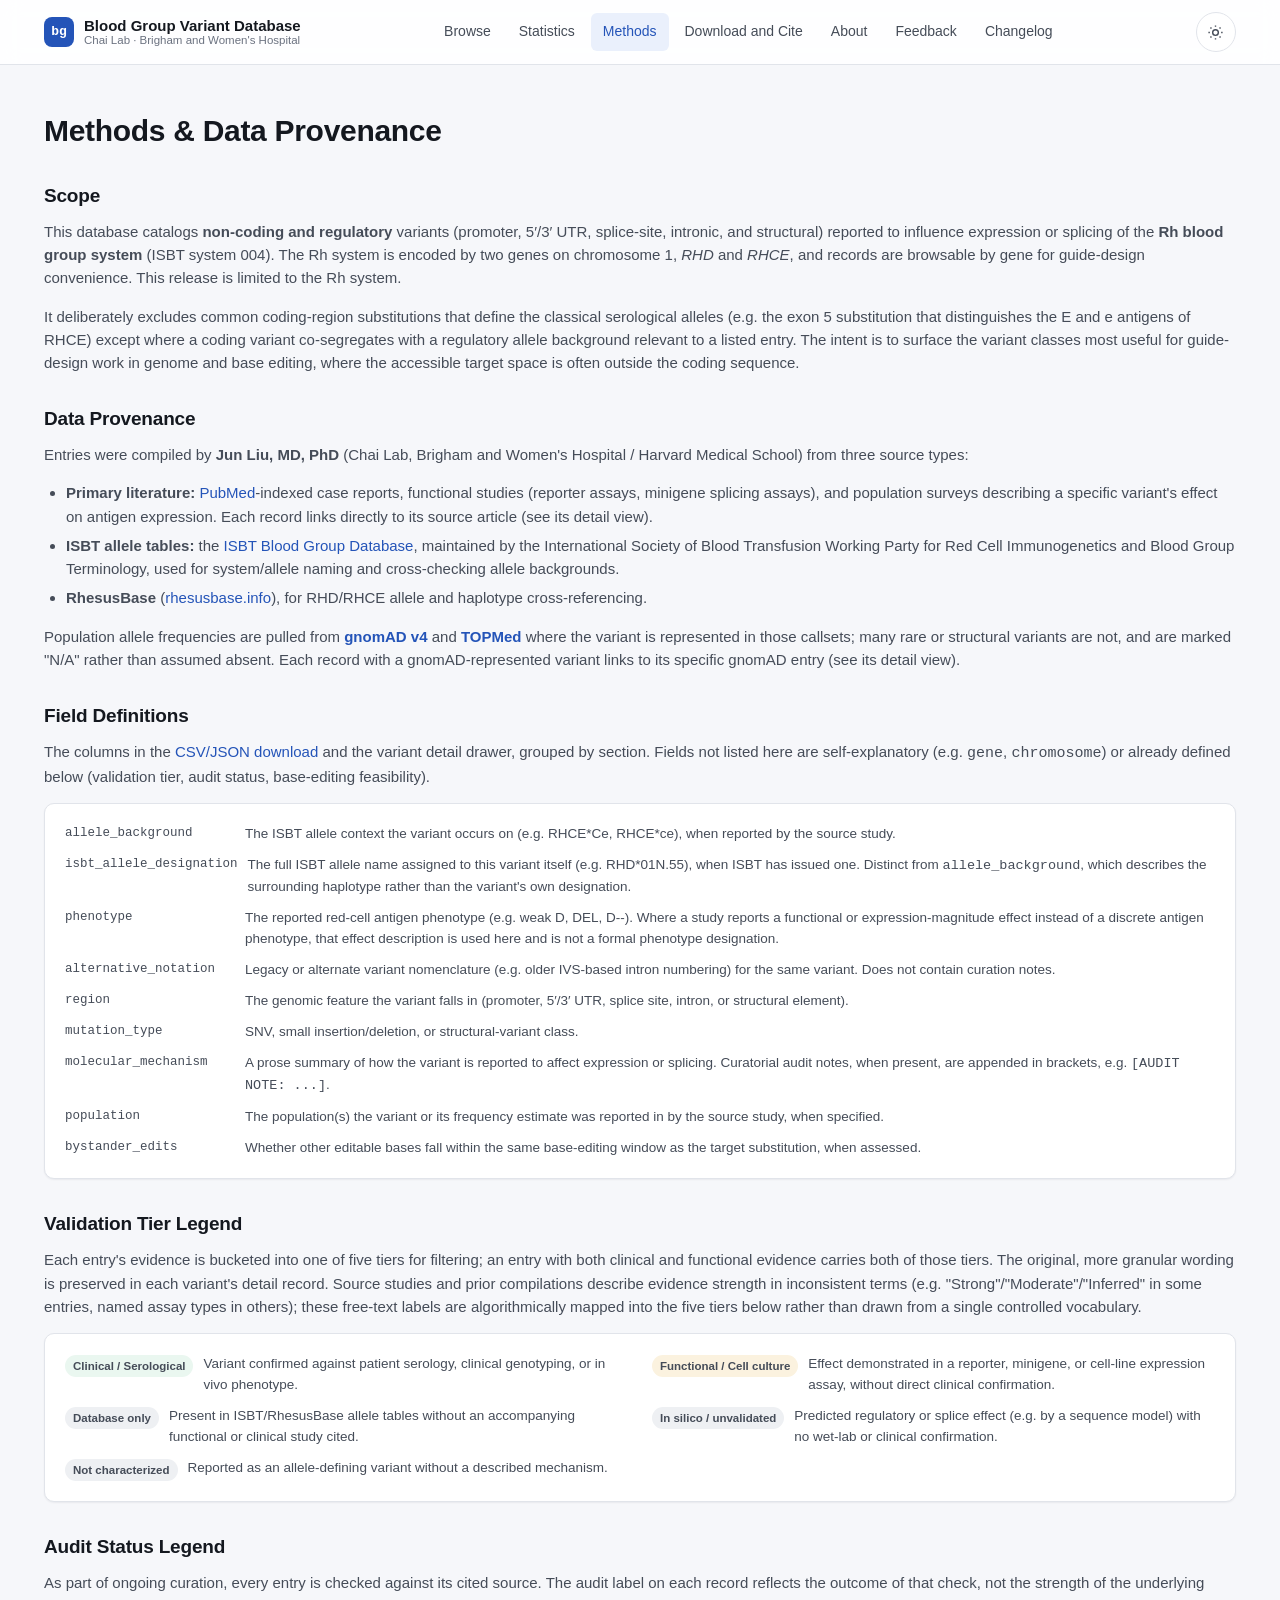
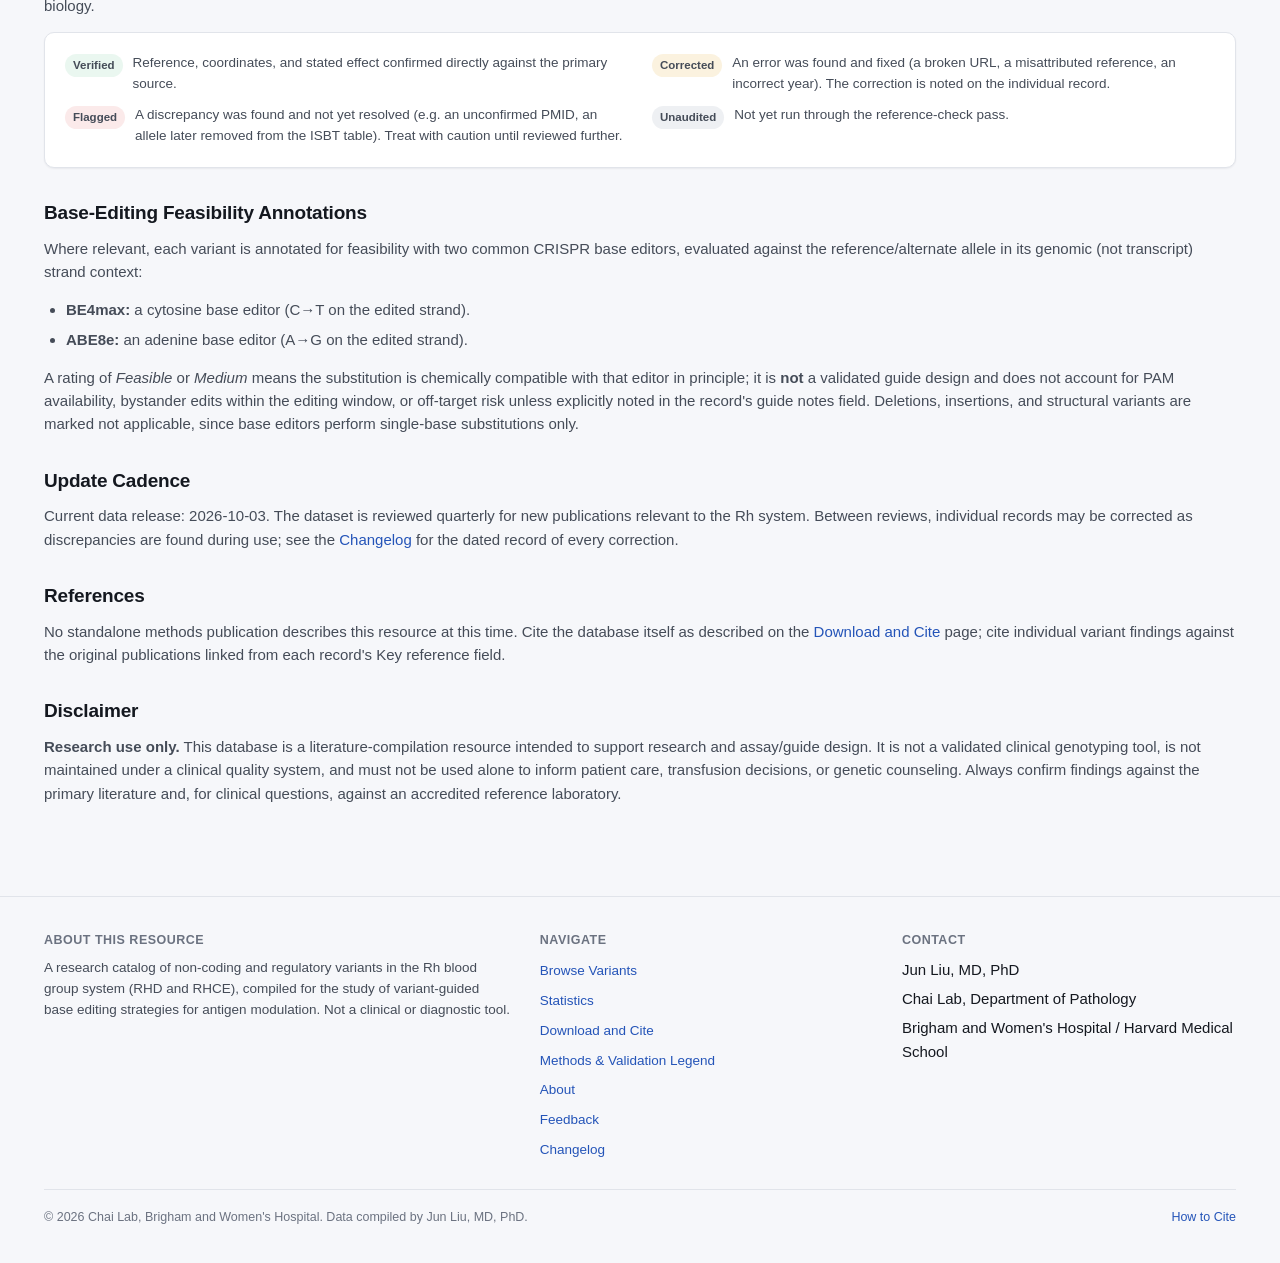
<file: methods.html>
<!DOCTYPE html>
<html lang="en">
<head>
<meta charset="UTF-8">
<meta name="viewport" content="width=device-width, initial-scale=1.0">
<title>Methods & Data Provenance: Blood Group Variant Database</title>
<meta name="description" content="How the Blood Group Non-Coding Variant Database was compiled: scope, evidence tiers, audit process, and base-editing feasibility scoring.">
<link rel="stylesheet" href="assets/style.css">
</head>
<body>

<nav class="site-nav">
  <div class="wrap">
    <a class="brand" href="index.html">
      <span class="brand-mark">bg</span>
      <span class="brand-text">Blood Group Variant Database<small>Chai Lab · Brigham and Women's Hospital</small></span>
    </a>
    <div class="nav-links">
      <a href="index.html">Browse</a>
      <a href="stats.html">Statistics</a>
      <a href="methods.html" aria-current="page">Methods</a>
      <a href="download-cite.html">Download and Cite</a>
      <a href="about.html">About</a>
      <a href="feedback.html">Feedback</a>
      <a href="changelog.html">Changelog</a>
    </div>
    <div class="nav-right">
      <button class="theme-toggle" data-theme-toggle aria-label="Toggle dark mode">
        <svg class="icon-sun" viewBox="0 0 24 24" fill="none" stroke="currentColor" stroke-width="2"><circle cx="12" cy="12" r="4"/><path d="M12 2v2M12 20v2M4.9 4.9l1.4 1.4M17.7 17.7l1.4 1.4M2 12h2M20 12h2M4.9 19.1l1.4-1.4M17.7 6.3l1.4-1.4"/></svg>
        <svg class="icon-moon" viewBox="0 0 24 24" fill="none" stroke="currentColor" stroke-width="2"><path d="M21 12.8A9 9 0 1111.2 3a7 7 0 009.8 9.8z"/></svg>
      </button>
    </div>
  </div>
</nav>

<main class="content-page">
  <div class="wrap">
    <div class="page-head">
      <h1>Methods &amp; Data Provenance</h1>
    </div>

    <section id="scope">
      <h2>Scope</h2>
      <div class="prose">
        <p>This database catalogs <strong>non-coding and regulatory</strong> variants (promoter, 5&prime;/3&prime; UTR, splice-site, intronic, and structural) reported to influence expression or splicing of the <strong>Rh blood group system</strong> (ISBT system 004). The Rh system is encoded by two genes on chromosome 1, <em>RHD</em> and <em>RHCE</em>, and records are browsable by gene for guide-design convenience. This release is limited to the Rh system.</p>
        <p>It deliberately excludes common coding-region substitutions that define the classical serological alleles (e.g. the exon 5 substitution that distinguishes the E and e antigens of RHCE) except where a coding variant co-segregates with a regulatory allele background relevant to a listed entry. The intent is to surface the variant classes most useful for guide-design work in genome and base editing, where the accessible target space is often outside the coding sequence.</p>
      </div>
    </section>

    <section id="provenance">
      <h2>Data Provenance</h2>
      <div class="prose">
        <p>Entries were compiled by <strong>Jun Liu, MD, PhD</strong> (Chai Lab, Brigham and Women's Hospital / Harvard Medical School) from three source types:</p>
        <ul>
          <li><strong>Primary literature:</strong> <a href="https://pubmed.ncbi.nlm.nih.gov/" target="_blank" rel="noopener">PubMed</a>-indexed case reports, functional studies (reporter assays, minigene splicing assays), and population surveys describing a specific variant's effect on antigen expression. Each record links directly to its source article (see its detail view).</li>
          <li><strong>ISBT allele tables:</strong> the <a href="https://blooddatabase.isbtweb.org/" target="_blank" rel="noopener">ISBT Blood Group Database</a>, maintained by the International Society of Blood Transfusion Working Party for Red Cell Immunogenetics and Blood Group Terminology, used for system/allele naming and cross-checking allele backgrounds.</li>
          <li><strong>RhesusBase</strong> (<a href="https://www.rhesusbase.info" target="_blank" rel="noopener">rhesusbase.info</a>), for RHD/RHCE allele and haplotype cross-referencing.</li>
        </ul>
        <p>Population allele frequencies are pulled from <a href="https://gnomad.broadinstitute.org/" target="_blank" rel="noopener"><strong>gnomAD v4</strong></a> and <a href="https://topmed.nhlbi.nih.gov/" target="_blank" rel="noopener"><strong>TOPMed</strong></a> where the variant is represented in those callsets; many rare or structural variants are not, and are marked "N/A" rather than assumed absent. Each record with a gnomAD-represented variant links to its specific gnomAD entry (see its detail view).</p>
      </div>
    </section>

    <section id="field-definitions">
      <h2>Field Definitions</h2>
      <div class="prose">
        <p>The columns in the <a href="download-cite.html#download">CSV/JSON download</a> and the variant detail drawer, grouped by section. Fields not listed here are self-explanatory (e.g. <code>gene</code>, <code>chromosome</code>) or already defined below (validation tier, audit status, base-editing feasibility).</p>
      </div>
      <div class="card">
        <div class="legend-grid" style="grid-template-columns: 1fr;">
          <div class="legend-row"><span class="mono field-name">allele_background</span><span>The ISBT allele context the variant occurs on (e.g. RHCE*Ce, RHCE*ce), when reported by the source study.</span></div>
          <div class="legend-row"><span class="mono field-name">isbt_allele_designation</span><span>The full ISBT allele name assigned to this variant itself (e.g. RHD*01N.55), when ISBT has issued one. Distinct from <code>allele_background</code>, which describes the surrounding haplotype rather than the variant's own designation.</span></div>
          <div class="legend-row"><span class="mono field-name">phenotype</span><span>The reported red-cell antigen phenotype (e.g. weak D, DEL, D--). Where a study reports a functional or expression-magnitude effect instead of a discrete antigen phenotype, that effect description is used here and is not a formal phenotype designation.</span></div>
          <div class="legend-row"><span class="mono field-name">alternative_notation</span><span>Legacy or alternate variant nomenclature (e.g. older IVS-based intron numbering) for the same variant. Does not contain curation notes.</span></div>
          <div class="legend-row"><span class="mono field-name">region</span><span>The genomic feature the variant falls in (promoter, 5&prime;/3&prime; UTR, splice site, intron, or structural element).</span></div>
          <div class="legend-row"><span class="mono field-name">mutation_type</span><span>SNV, small insertion/deletion, or structural-variant class.</span></div>
          <div class="legend-row"><span class="mono field-name">molecular_mechanism</span><span>A prose summary of how the variant is reported to affect expression or splicing. Curatorial audit notes, when present, are appended in brackets, e.g. <code>[AUDIT NOTE: ...]</code>.</span></div>
          <div class="legend-row"><span class="mono field-name">population</span><span>The population(s) the variant or its frequency estimate was reported in by the source study, when specified.</span></div>
          <div class="legend-row"><span class="mono field-name">bystander_edits</span><span>Whether other editable bases fall within the same base-editing window as the target substitution, when assessed.</span></div>
        </div>
      </div>
    </section>

    <section id="validation-tiers">
      <h2>Validation Tier Legend</h2>
      <p>Each entry's evidence is bucketed into one of five tiers for filtering; an entry with both clinical and functional evidence carries both of those tiers. The original, more granular wording is preserved in each variant's detail record. Source studies and prior compilations describe evidence strength in inconsistent terms (e.g. "Strong"/"Moderate"/"Inferred" in some entries, named assay types in others); these free-text labels are algorithmically mapped into the five tiers below rather than drawn from a single controlled vocabulary.</p>
      <div class="card">
        <div class="legend-grid">
          <div class="legend-row"><span class="badge badge-good">Clinical / Serological</span><span>Variant confirmed against patient serology, clinical genotyping, or in vivo phenotype.</span></div>
          <div class="legend-row"><span class="badge badge-mid">Functional / Cell culture</span><span>Effect demonstrated in a reporter, minigene, or cell-line expression assay, without direct clinical confirmation.</span></div>
          <div class="legend-row"><span class="badge badge-low">Database only</span><span>Present in ISBT/RhesusBase allele tables without an accompanying functional or clinical study cited.</span></div>
          <div class="legend-row"><span class="badge badge-low">In silico / unvalidated</span><span>Predicted regulatory or splice effect (e.g. by a sequence model) with no wet-lab or clinical confirmation.</span></div>
          <div class="legend-row"><span class="badge badge-low">Not characterized</span><span>Reported as an allele-defining variant without a described mechanism.</span></div>
        </div>
      </div>
    </section>

    <section>
      <h2>Audit Status Legend</h2>
      <p>As part of ongoing curation, every entry is checked against its cited source. The audit label on each record reflects the outcome of that check, not the strength of the underlying biology.</p>
      <div class="card">
        <div class="legend-grid">
          <div class="legend-row"><span class="badge badge-good">Verified</span><span>Reference, coordinates, and stated effect confirmed directly against the primary source.</span></div>
          <div class="legend-row"><span class="badge badge-mid">Corrected</span><span>An error was found and fixed (a broken URL, a misattributed reference, an incorrect year). The correction is noted on the individual record.</span></div>
          <div class="legend-row"><span class="badge badge-flag">Flagged</span><span>A discrepancy was found and not yet resolved (e.g. an unconfirmed PMID, an allele later removed from the ISBT table). Treat with caution until reviewed further.</span></div>
          <div class="legend-row"><span class="badge badge-low">Unaudited</span><span>Not yet run through the reference-check pass.</span></div>
        </div>
      </div>
    </section>

    <section id="base-editing">
      <h2>Base-Editing Feasibility Annotations</h2>
      <div class="prose">
        <p>Where relevant, each variant is annotated for feasibility with two common CRISPR base editors, evaluated against the reference/alternate allele in its genomic (not transcript) strand context:</p>
        <ul>
          <li><strong>BE4max:</strong> a cytosine base editor (C&rarr;T on the edited strand).</li>
          <li><strong>ABE8e:</strong> an adenine base editor (A&rarr;G on the edited strand).</li>
        </ul>
        <p>A rating of <em>Feasible</em> or <em>Medium</em> means the substitution is chemically compatible with that editor in principle; it is <strong>not</strong> a validated guide design and does not account for PAM availability, bystander edits within the editing window, or off-target risk unless explicitly noted in the record's guide notes field. Deletions, insertions, and structural variants are marked not applicable, since base editors perform single-base substitutions only.</p>
      </div>
    </section>

    <section>
      <h2>Update Cadence</h2>
      <div class="prose">
        <p>Current data release: 2026-10-03. The dataset is reviewed quarterly for new publications relevant to the Rh system. Between reviews, individual records may be corrected as discrepancies are found during use; see the <a href="changelog.html">Changelog</a> for the dated record of every correction.</p>
      </div>
    </section>

    <section>
      <h2>References</h2>
      <div class="prose">
        <p>No standalone methods publication describes this resource at this time. Cite the database itself as described on the <a href="download-cite.html#cite">Download and Cite</a> page; cite individual variant findings against the original publications linked from each record's Key reference field.</p>
      </div>
    </section>

    <section>
      <h2>Disclaimer</h2>
      <div class="prose">
        <p><strong>Research use only.</strong> This database is a literature-compilation resource intended to support research and assay/guide design. It is not a validated clinical genotyping tool, is not maintained under a clinical quality system, and must not be used alone to inform patient care, transfusion decisions, or genetic counseling. Always confirm findings against the primary literature and, for clinical questions, against an accredited reference laboratory.</p>
      </div>
    </section>
  </div>
</main>

<footer class="site-footer">
  <div class="wrap">
    <div class="footer-grid">
      <div>
        <h2>About This Resource</h2>
        <p>A research catalog of non-coding and regulatory variants in the Rh blood group system (RHD and RHCE), compiled for the study of variant-guided base editing strategies for antigen modulation. Not a clinical or diagnostic tool.</p>
      </div>
      <div>
        <h2>Navigate</h2>
        <ul>
          <li><a href="index.html">Browse Variants</a></li>
          <li><a href="stats.html">Statistics</a></li>
          <li><a href="download-cite.html">Download and Cite</a></li>
          <li><a href="methods.html">Methods &amp; Validation Legend</a></li>
          <li><a href="about.html">About</a></li>
          <li><a href="feedback.html">Feedback</a></li>
          <li><a href="changelog.html">Changelog</a></li>
        </ul>
      </div>
      <div>
        <h2>Contact</h2>
        <ul>
          <li>Jun Liu, MD, PhD</li>
          <li>Chai Lab, Department of Pathology</li>
          <li>Brigham and Women's Hospital / Harvard Medical School</li>
        </ul>
      </div>
    </div>
    <div class="footer-bottom">
      <span>&copy; <span id="site-year"></span> Chai Lab, Brigham and Women's Hospital. Data compiled by Jun Liu, MD, PhD.</span>
      <span><a href="download-cite.html#cite">How to Cite</a></span>
    </div>
  </div>
</footer>

<script src="assets/app.js"></script>
</body>
</html>
</file>
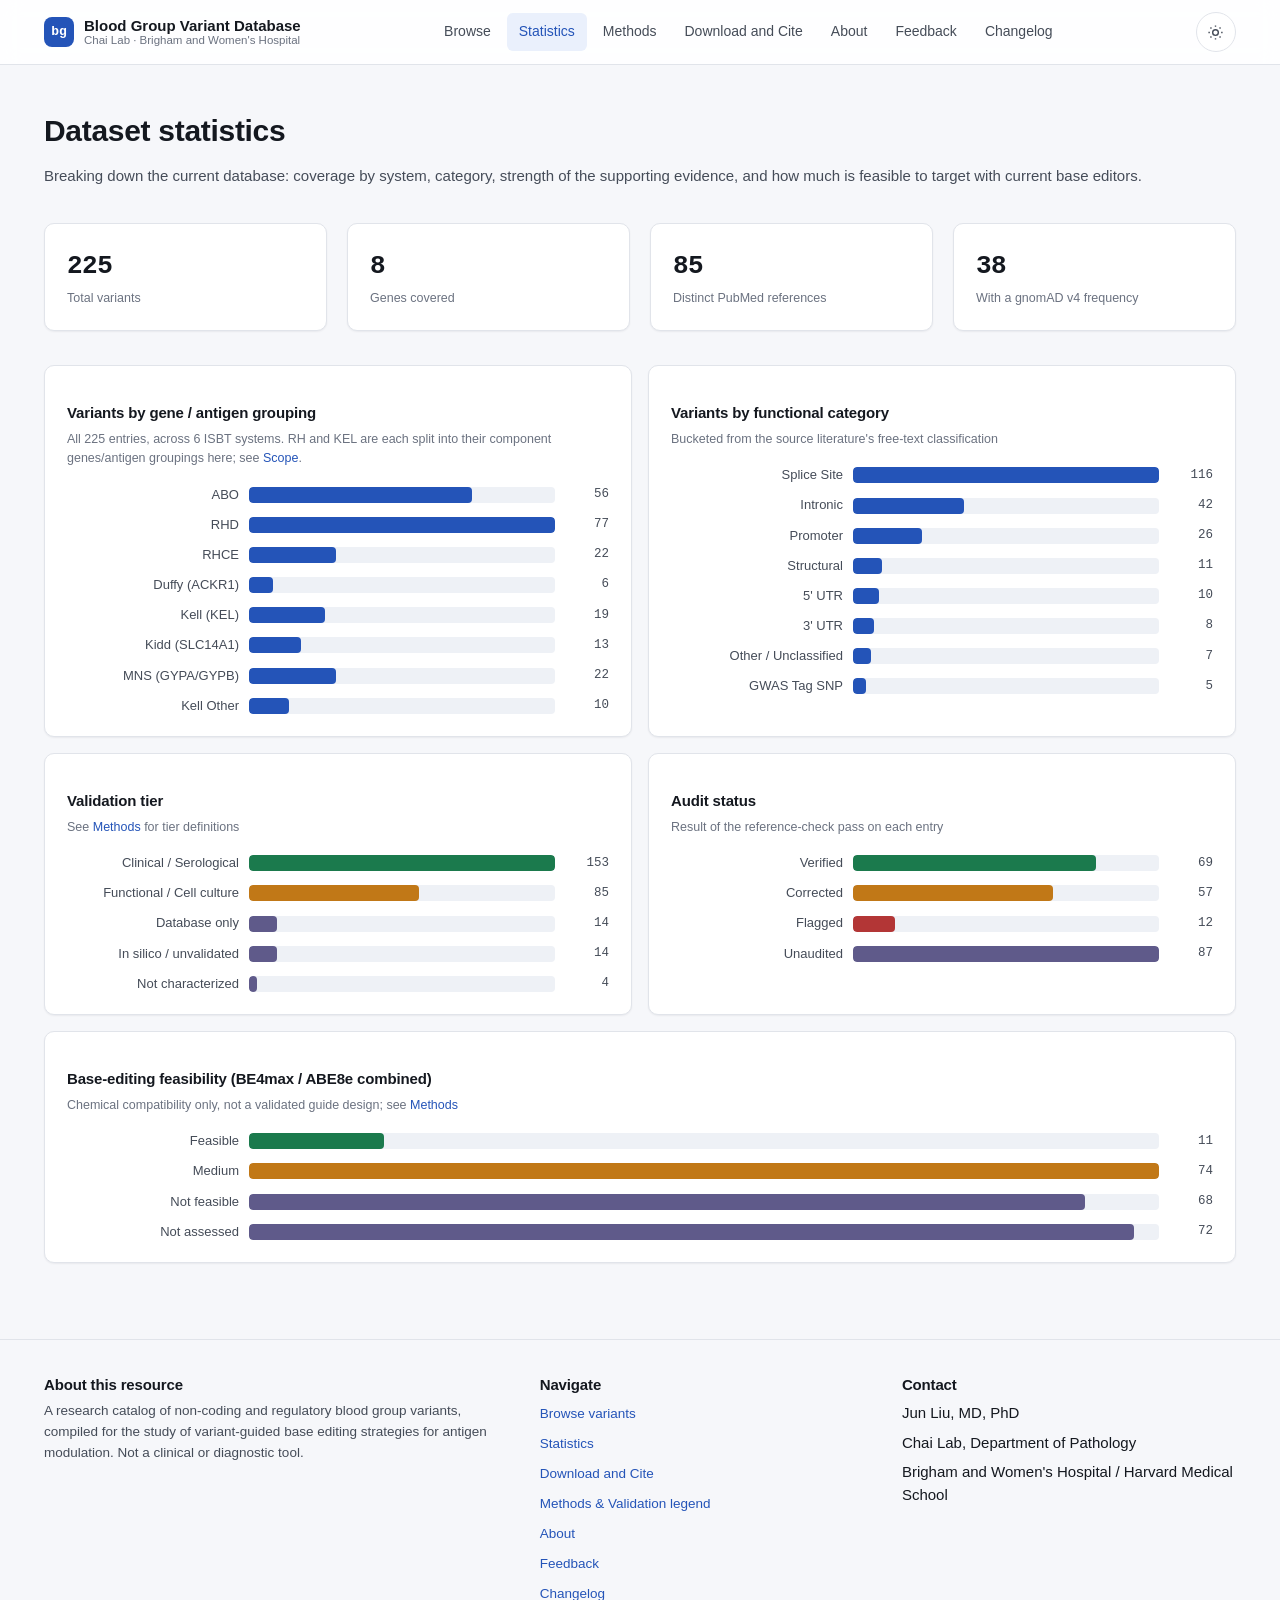
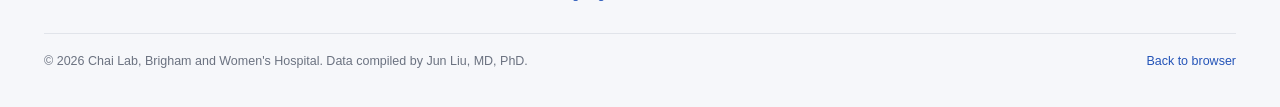
<file: stats.html>
<!DOCTYPE html>
<html lang="en">
<head>
<meta charset="UTF-8">
<meta name="viewport" content="width=device-width, initial-scale=1.0">
<title>Statistics: Blood Group Variant Database</title>
<meta name="description" content="Dataset statistics for the Blood Group Non-Coding Variant Database: coverage by system, category, evidence tier, and base-editing feasibility.">
<link rel="stylesheet" href="assets/style.css">
</head>
<body>

<nav class="site-nav">
  <div class="wrap">
    <a class="brand" href="index.html">
      <span class="brand-mark">bg</span>
      <span class="brand-text">Blood Group Variant Database<small>Chai Lab · Brigham and Women's Hospital</small></span>
    </a>
    <div class="nav-links">
      <a href="index.html">Browse</a>
      <a href="stats.html" aria-current="page">Statistics</a>
      <a href="methods.html">Methods</a>
      <a href="download-cite.html">Download and Cite</a>
      <a href="about.html">About</a>
      <a href="feedback.html">Feedback</a>
      <a href="changelog.html">Changelog</a>
    </div>
    <div class="nav-right">
      <button class="theme-toggle" data-theme-toggle aria-label="Toggle dark mode">
        <svg class="icon-sun" viewBox="0 0 24 24" fill="none" stroke="currentColor" stroke-width="2"><circle cx="12" cy="12" r="4"/><path d="M12 2v2M12 20v2M4.9 4.9l1.4 1.4M17.7 17.7l1.4 1.4M2 12h2M20 12h2M4.9 19.1l1.4-1.4M17.7 6.3l1.4-1.4"/></svg>
        <svg class="icon-moon" viewBox="0 0 24 24" fill="none" stroke="currentColor" stroke-width="2"><path d="M21 12.8A9 9 0 1111.2 3a7 7 0 009.8 9.8z"/></svg>
      </button>
    </div>
  </div>
</nav>

<main class="content-page" id="stats-root">
  <div class="wrap">
    <div class="page-head">
      <h1>Dataset statistics</h1>
      <p class="lede">Breaking down the current database: coverage by system, category, strength of the supporting evidence, and how much is feasible to target with current base editors.</p>
    </div>

    <section>
      <div class="grid-4" style="margin-bottom: 8px;">
        <div class="stat-panel" style="text-align:left"><div class="stat-num" id="stat-total">...</div><div class="stat-label">Total variants</div></div>
        <div class="stat-panel" style="text-align:left"><div class="stat-num" id="stat-genes">...</div><div class="stat-label">Genes covered</div></div>
        <div class="stat-panel" style="text-align:left"><div class="stat-num" id="stat-refs">...</div><div class="stat-label">Distinct PubMed references</div></div>
        <div class="stat-panel" style="text-align:left"><div class="stat-num" id="stat-af">...</div><div class="stat-label">With a gnomAD v4 frequency</div></div>
      </div>
    </section>

    <section>
      <div class="grid-2" id="chart-grid">
        <div class="chart-card">
          <h3>Variants by gene / antigen grouping</h3>
          <div class="chart-sub">All 225 entries, across 6 ISBT systems. RH and KEL are each split into their component genes/antigen groupings here; see <a href="methods.html#scope">Scope</a>.</div>
          <div class="bar-rows" id="chart-system"></div>
        </div>
        <div class="chart-card">
          <h3>Variants by functional category</h3>
          <div class="chart-sub">Bucketed from the source literature's free-text classification</div>
          <div class="bar-rows" id="chart-category"></div>
        </div>
        <div class="chart-card">
          <h3>Validation tier</h3>
          <div class="chart-sub">See <a href="methods.html#validation-tiers">Methods</a> for tier definitions</div>
          <div class="bar-rows" id="chart-validation"></div>
        </div>
        <div class="chart-card">
          <h3>Audit status</h3>
          <div class="chart-sub">Result of the reference-check pass on each entry</div>
          <div class="bar-rows" id="chart-audit"></div>
        </div>
        <div class="chart-card" style="grid-column: 1 / -1;">
          <h3>Base-editing feasibility (BE4max / ABE8e combined)</h3>
          <div class="chart-sub">Chemical compatibility only, not a validated guide design; see <a href="methods.html#base-editing">Methods</a></div>
          <div class="bar-rows" id="chart-be"></div>
        </div>
      </div>
    </section>
  </div>
</main>

<footer class="site-footer">
  <div class="wrap">
    <div class="footer-grid">
      <div>
        <h4>About this resource</h4>
        <p>A research catalog of non-coding and regulatory blood group variants, compiled for the study of variant-guided base editing strategies for antigen modulation. Not a clinical or diagnostic tool.</p>
      </div>
      <div>
        <h4>Navigate</h4>
        <ul>
          <li><a href="index.html">Browse variants</a></li>
          <li><a href="stats.html">Statistics</a></li>
          <li><a href="download-cite.html">Download and Cite</a></li>
          <li><a href="methods.html">Methods &amp; Validation legend</a></li>
          <li><a href="about.html">About</a></li>
          <li><a href="feedback.html">Feedback</a></li>
          <li><a href="changelog.html">Changelog</a></li>
        </ul>
      </div>
      <div>
        <h4>Contact</h4>
        <ul>
          <li>Jun Liu, MD, PhD</li>
          <li>Chai Lab, Department of Pathology</li>
          <li>Brigham and Women's Hospital / Harvard Medical School</li>
        </ul>
      </div>
    </div>
    <div class="footer-bottom">
      <span>&copy; <span id="site-year"></span> Chai Lab, Brigham and Women's Hospital. Data compiled by Jun Liu, MD, PhD.</span>
      <span><a href="index.html">Back to browser</a></span>
    </div>
  </div>
</footer>

<script src="assets/data.js"></script>
<script src="assets/app.js"></script>
</body>
</html>
</file>
<file: assets/style.css>
/* ====================================================================
   Blood Group Variant Database: shared styles
   Design language: clinical-genomics resource (ISBT / BGMUT structure,
   gnomAD-style browser density). One accent color, one type system,
   light by default; dark via the manual toggle.
   ==================================================================== */

*, *::before, *::after { box-sizing: border-box; }

:root {
  --font-sans: -apple-system, BlinkMacSystemFont, "Segoe UI", ui-sans-serif, Roboto, Helvetica, Arial, sans-serif;
  --font-mono: ui-monospace, "SF Mono", "Cascadia Mono", "JetBrains Mono", Menlo, Consolas, monospace;

  --ink: #14181f;
  --ink-soft: #454c58;
  --muted: #6b7280;
  --paper: #f6f7fa;
  --surface: #ffffff;
  --surface-raised: #ffffff;
  --border: #e1e4ea;
  --border-strong: #c8ccd6;
  --accent: #2454b8;
  --accent-ink: #ffffff;
  --accent-soft: #eaf0fc;
  --accent-soft-border: #c9d9f5;
  --focus: #2454b8;
  --code-bg: #eef1f6;

  --tier-good: #1b7a4d;
  --tier-good-bg: #eaf7f0;
  --tier-mid: #c17817;
  --tier-mid-text: #9a5b00; /* darker amber so small badge text reaches 4.5:1 on its tint */
  --tier-mid-bg: #fbf2df;
  --tier-low: #5f5a8a;
  --tier-low-bg: #eef0f3;
  --tier-flag: #b33636;
  --tier-flag-bg: #fbeaea;

  --shadow-sm: 0 1px 2px rgba(20, 24, 31, 0.06);
  --shadow-md: 0 6px 20px rgba(20, 24, 31, 0.08);
  --radius: 10px;
  --radius-sm: 6px;
  --nav-h: 64px;
}

:root[data-theme="dark"] {
  --ink: #e8eaf0;
  --ink-soft: #b7bcc8;
  --muted: #8a90a0;
  --paper: #0e1013;
  --surface: #15181d;
  --surface-raised: #1a1e25;
  --border: #262b34;
  --border-strong: #363c48;
  --accent: #6f9aef;
  --accent-ink: #0e1013;
  --accent-soft: #182236;
  --accent-soft-border: #29385c;
  --focus: #6f9aef;
  --code-bg: #1b1f27;

  --tier-good: #57c98c;
  --tier-good-bg: #10251b;
  --tier-mid: #e8b64a;
  --tier-mid-text: #e8b64a;
  --tier-mid-bg: #2a2110;
  --tier-low: #a89ee0;
  --tier-low-bg: #1c1f25;
  --tier-flag: #e88a8a;
  --tier-flag-bg: #2a1414;

  --shadow-sm: 0 1px 2px rgba(0, 0, 0, 0.3);
  --shadow-md: 0 10px 30px rgba(0, 0, 0, 0.4);
}

html { color-scheme: light; }
/* keep anchor targets clear of the sticky nav */
html { scroll-padding-top: calc(var(--nav-h) + 16px); }
/* follow the manual theme toggle for native controls (checkboxes, scrollbars) */
html[data-theme="light"] { color-scheme: light; }
html[data-theme="dark"] { color-scheme: dark; }

body {
  margin: 0;
  background: var(--paper);
  color: var(--ink);
  font-family: var(--font-sans);
  font-size: 15px;
  line-height: 1.55;
  -webkit-font-smoothing: antialiased;
}

a { color: var(--accent); text-decoration: none; }
a:hover { text-decoration: underline; }
a:focus-visible, button:focus-visible, input:focus-visible, select:focus-visible, textarea:focus-visible, [tabindex]:focus-visible {
  outline: 2px solid var(--focus);
  outline-offset: 2px;
}

.wrap { max-width: 1240px; margin: 0 auto; padding: 0 24px; }

code, .mono { font-family: var(--font-mono); }

h1, h2, h3, h4 { line-height: 1.2; margin: 0 0 0.5em; font-weight: 650; letter-spacing: -0.01em; }
p { margin: 0 0 1em; color: var(--ink-soft); }

/* ---------- top nav ---------- */
.site-nav {
  position: sticky; top: 0; z-index: 40;
  background: color-mix(in srgb, var(--surface) 88%, transparent);
  backdrop-filter: blur(10px) saturate(140%);
  -webkit-backdrop-filter: blur(10px) saturate(140%);
  border-bottom: 1px solid var(--border);
}
.site-nav .wrap { display: flex; align-items: center; justify-content: space-between; gap: 20px; width: 100%; height: var(--nav-h); }
.brand { display: flex; align-items: center; gap: 10px; min-height: 40px; color: var(--ink); font-weight: 650; font-size: 15px; }
.brand:hover { text-decoration: none; }
.brand-mark {
  width: 30px; height: 30px; border-radius: 8px;
  background: var(--accent); color: var(--accent-ink);
  display: flex; align-items: center; justify-content: center;
  font-family: var(--font-mono); font-weight: 700; font-size: 13px;
  flex: none;
}
.brand-text { display: flex; flex-direction: column; line-height: 1.15; }
.brand-text small { font-weight: 500; color: var(--muted); font-size: 11.5px; }
/* phones: keep the title and the lab line on one line each */
@media (max-width: 640px) {
  .site-nav .wrap { padding: 0 16px; gap: 12px; }
  .brand { font-size: 13px; gap: 8px; min-width: 0; }
  .brand-text { min-width: 0; white-space: nowrap; overflow: hidden; }
  .brand-text small { font-size: 10px; overflow: hidden; text-overflow: ellipsis; }
}

.nav-links { display: flex; align-items: center; gap: 4px; }
.nav-links a {
  color: var(--ink-soft); font-size: 14px; font-weight: 500;
  padding: 8px 12px; border-radius: var(--radius-sm);
}
.nav-links a:hover { color: var(--ink); background: var(--code-bg); text-decoration: none; }
.nav-links a[aria-current="page"] { color: var(--accent); background: var(--accent-soft); }

.theme-toggle {
  border: 1px solid var(--border); background: var(--surface); color: var(--ink-soft);
  width: 40px; height: 40px; border-radius: 999px; cursor: pointer;
  display: flex; align-items: center; justify-content: center; flex: none;
}
.theme-toggle:hover { border-color: var(--border-strong); color: var(--ink); }
.theme-toggle svg { width: 17px; height: 17px; }
.theme-toggle .icon-moon { display: none; }
:root[data-theme="dark"] .theme-toggle .icon-sun { display: none; }
:root[data-theme="dark"] .theme-toggle .icon-moon { display: block; }

.nav-right { display: flex; align-items: center; gap: 8px; }

/* narrower screens: the page tabs become a row of buttons under the title.
   The bar stops being sticky here, since the extra row would cover too much of the page. */
@media (max-width: 1120px) {
  .site-nav { position: static; }
  html { scroll-padding-top: 16px; }
  .site-nav .wrap { flex-wrap: wrap; height: auto; padding-top: 10px; padding-bottom: 12px; row-gap: 10px; }
  .nav-links { order: 3; width: 100%; flex-wrap: wrap; gap: 6px; }
  .nav-links a { border: 1px solid var(--border); background: var(--surface); padding: 6px 12px; font-size: 13px; }
  .nav-links a[aria-current="page"] { border-color: var(--accent-soft-border); }
}

/* ---------- hero ---------- */
.hero { padding: 56px 0 40px; border-bottom: 1px solid var(--border); }
.hero-grid { display: grid; grid-template-columns: 1.3fr 1fr; gap: 48px; align-items: start; }
@media (max-width: 900px) { .hero-grid { grid-template-columns: 1fr; gap: 28px; } }

.eyebrow {
  display: inline-flex; align-items: center; gap: 6px;
  font-size: 12.5px; font-weight: 600; color: var(--accent);
  background: var(--accent-soft); border: 1px solid var(--accent-soft-border);
  padding: 4px 10px; border-radius: 999px; margin-bottom: 16px;
}
.hero h1 { font-size: clamp(28px, 3.6vw, 42px); max-width: 24ch; }
.hero .lede { font-size: 16.5px; color: var(--ink-soft); }
.hero-grid > div:first-child > :last-child { margin-bottom: 0; }
.hero-actions { display: flex; gap: 10px; flex-wrap: wrap; margin-top: 22px; }

.btn {
  display: inline-flex; align-items: center; gap: 8px; white-space: nowrap;
  font-size: 14.5px; font-weight: 600; padding: 10px 16px; border-radius: var(--radius-sm);
  max-width: 100%;
  border: 1px solid transparent; cursor: pointer;
}
.btn:hover { text-decoration: none; }
.btn-primary { background: var(--accent); color: var(--accent-ink); }
.btn-primary:hover { filter: brightness(1.08); }
.btn-secondary { background: var(--surface); color: var(--ink); border-color: var(--border-strong); }
.btn-secondary:hover { background: var(--code-bg); }

.stat-panel {
  border: 1px solid var(--border); border-radius: var(--radius); background: var(--surface);
  padding: 22px; box-shadow: var(--shadow-sm);
}
.stat-grid { display: grid; grid-template-columns: 1fr 1fr; gap: 18px 20px; }
.stat-num { font-family: var(--font-mono); font-size: 26px; font-weight: 700; color: var(--ink); letter-spacing: -0.02em; }
.stat-label { font-size: 12.5px; color: var(--muted); margin-top: 2px; }
.stat-panel .stat-foot { margin-top: 16px; padding-top: 14px; border-top: 1px solid var(--border); font-size: 12.5px; color: var(--muted); }
/* home hero panel: stretch to the bottom of the hero text, stats spread to fill it */
.hero .stat-panel {
  align-self: stretch; display: flex; flex-direction: column; gap: 20px; padding: 28px;
}
.hero .stat-grid { flex: 1; align-content: space-evenly; gap: 24px 28px; }
.hero .stat-num { font-size: 36px; }
.hero .stat-label { font-size: 14px; margin-top: 4px; }
.hero .stat-panel .stat-foot { margin-top: 0; padding-top: 16px; font-size: 13.5px; }

/* ---------- section shell ---------- */
.section { padding: 44px 0; }
.section + .section { padding-top: 0; }
.section-head { margin-bottom: 22px; }
.section-head h2 { font-size: 22px; }

/* ---------- system cards ---------- */
.system-grid { display: grid; grid-template-columns: repeat(4, 1fr); gap: 12px; }
.system-card, .chart-card, .quick-link { min-width: 0; }
.field-name { min-width: 170px; flex: none; font-size: 12.5px; }
/* Reflow for 200% text zoom (WCAG 1.4.10): stop fixed widths forcing sideways scroll. */
@media (max-width: 400px) {
  .field-name { min-width: 0; }
  .legend-row { flex-wrap: wrap; }
  .btn { width: 100%; justify-content: center; }
  .form-hint, .form-note { overflow-wrap: anywhere; }
  .legend-row span { overflow-wrap: anywhere; }
  .btn { white-space: normal; }
  .stat-grid { grid-template-columns: 1fr; }
  .stat-panel { padding: 14px; }
  .grid-2 > *, .grid-4 > *, .legend-grid > * { min-width: 0; }
  p, li, dd, .lede { overflow-wrap: anywhere; }
}
.code-block, .cite-box { overflow-wrap: anywhere; }
code { overflow-wrap: anywhere; }
@media (max-width: 980px) { .system-grid { grid-template-columns: repeat(2, 1fr); } }

.system-card {
  text-align: left; cursor: pointer;
  border: 1px solid var(--border); border-radius: var(--radius); background: var(--surface);
  padding: 16px; display: flex; flex-direction: column; gap: 10px;
  transition: border-color .15s ease, transform .15s ease;
  color: inherit; font: inherit;
}
.system-card:hover { border-color: var(--accent); transform: translateY(-1px); }
.system-card.is-active { border-color: var(--accent); background: var(--accent-soft); }
.system-card .gene { font-family: var(--font-mono); font-weight: 700; font-size: 15px; }
.system-card .sys-name { font-size: 12.5px; color: var(--muted); }
.system-card .sys-count { font-family: var(--font-mono); font-size: 20px; font-weight: 700; margin-top: auto; }
.system-card .sys-count small { font-family: var(--font-sans); font-weight: 500; font-size: 11.5px; color: var(--muted); margin-left: 4px; }

/* ---------- browser toolbar ---------- */
/* overflow stays visible so the filter dropdown panels aren't clipped */
.browser-shell { border: 1px solid var(--border); border-radius: var(--radius); background: var(--surface); }
.toolbar { padding: 16px; border-bottom: 1px solid var(--border); display: flex; flex-direction: column; gap: 12px; }

.search-row { display: flex; gap: 10px; }
.search-box { position: relative; flex: 1; }
.search-box svg { position: absolute; left: 12px; top: 50%; transform: translateY(-50%); width: 16px; height: 16px; color: var(--muted); pointer-events: none; }
.search-box input {
  width: 100%; padding: 10px 12px 10px 36px; border-radius: var(--radius-sm);
  border: 1px solid var(--border-strong); background: var(--paper); color: var(--ink); font-size: 14px;
}
.search-box input::placeholder { color: var(--muted); }

.filter-row { display: flex; gap: 10px; flex-wrap: wrap; align-items: center; }
select {
  border: 1px solid var(--border-strong); background: var(--paper); color: var(--ink);
  border-radius: var(--radius-sm); padding: 8px 10px; font-size: 13.5px; font-family: var(--font-sans);
}
/* multi-select filter dropdowns (built by app.js from the <select> markup) */
.ms { position: relative; }
.ms-btn {
  display: inline-flex; align-items: center; gap: 8px; cursor: pointer;
  border: 1px solid var(--border-strong); background: var(--paper); color: var(--ink);
  border-radius: var(--radius-sm); padding: 8px 10px; font-size: 13.5px; font-family: var(--font-sans);
}
.ms-btn svg { width: 12px; height: 12px; color: var(--muted); transition: transform .15s; }
.ms-btn[aria-expanded="true"] svg { transform: rotate(180deg); }
.ms.is-filtered .ms-btn { border-color: var(--accent); background: var(--accent-soft); }
.ms-panel {
  position: absolute; top: calc(100% + 4px); left: 0; z-index: 20;
  min-width: 220px; max-width: calc(100vw - 32px); max-height: 420px; overflow-y: auto;
  background: var(--surface-raised); border: 1px solid var(--border-strong);
  border-radius: var(--radius-sm); box-shadow: var(--shadow-md); padding: 6px;
}
.ms-panel[hidden] { display: none; }
.ms-opt {
  display: flex; align-items: center; gap: 8px; padding: 7px 8px; border-radius: 4px;
  font-size: 13.5px; cursor: pointer; white-space: nowrap;
}
.ms-opt:hover { background: var(--code-bg); }
.ms-opt input { accent-color: var(--accent); margin: 0; }
.ms-panel-clear {
  display: block; width: 100%; text-align: left; margin-top: 4px; padding: 7px 8px;
  border: none; border-top: 1px solid var(--border); background: none;
  font-size: 12.5px; color: var(--muted); cursor: pointer;
}
.ms-panel-clear:hover { color: var(--ink); }
.ms-panel-clear[hidden] { display: none; }
.filter-clear {
  font-size: 13px; color: var(--muted); background: none; border: none; cursor: pointer; padding: 6px 4px;
}
.filter-clear:hover { color: var(--ink); text-decoration: underline; }
.result-count { font-size: 13px; color: var(--muted); margin-left: auto; white-space: nowrap; }

/* ---------- table ---------- */
/* the whole result set scrolls inside the table; headers stay pinned.
   Compact type and automatic column sizing: every cell wraps, nothing is clipped.
   overflow-x is auto as a safety net so a narrow box scrolls instead of cutting text. */
.table-scroll { overflow-x: auto; overflow-y: auto; max-height: min(640px, 70vh); }
table.variant-table { width: 100%; border-collapse: collapse; font-size: 12px; line-height: 1.45; table-layout: auto; }
/* width hints only; the browser grows a column before it lets text overflow */
.variant-table th:nth-child(1) { width: 13%; } /* Variant */
.variant-table th:nth-child(2) { width: 19%; } /* HGVS */
.variant-table th:nth-child(3) { width: 20%; } /* Phenotype */
.variant-table th:nth-child(4) { width: 11%; } /* Category */
.variant-table th:nth-child(5) { width: 12%; }  /* gnomAD AF */
.variant-table th:nth-child(6) { width: 15%; } /* Validation */
.variant-table th:nth-child(7) { width: 10%; } /* Audit */
/* phones: drop the gnomAD AF column (still shown in the row's detail drawer);
   the compact table keeps readable column widths and scrolls sideways inside its box */
@media (max-width: 640px) {
  .variant-table th:nth-child(5), .variant-table td:nth-child(5) { display: none; }
  table.variant-table { min-width: 620px; }
}
.variant-table thead th {
  position: sticky; top: 0; background: var(--surface); z-index: 1;
  text-align: left; font-size: 11px; text-transform: uppercase; letter-spacing: 0.03em;
  color: var(--muted); font-weight: 600; padding: 8px 10px; border-bottom: 1px solid var(--border);
  vertical-align: bottom; line-height: 1.3;
}
.variant-table thead th button {
  background: none; border: none; color: inherit; font: inherit; text-transform: inherit;
  letter-spacing: inherit; cursor: pointer; padding: 8px 0; min-height: 40px; min-width: 40px; display: flex; align-items: center; gap: 4px;
  text-align: left; white-space: normal;
}
.variant-table tbody tr { border-bottom: 1px solid var(--border); cursor: pointer; }
.variant-table tbody tr:hover { background: var(--code-bg); }
.variant-table td { padding: 7px 10px; vertical-align: top; overflow-wrap: anywhere; }
.variant-table .badge { white-space: normal; }
.variant-table td.mono { font-family: var(--font-mono); font-size: 12px; }
.cell-id { color: var(--muted); font-size: 12px; }
.cell-primary { font-weight: 600; white-space: nowrap; }
.cell-sub { color: var(--muted); font-size: 11px; margin-top: 2px; }
/* legacy hook: phenotype cells now wrap instead of truncating */
.cell-trunc { overflow: visible; text-overflow: clip; white-space: normal; }

.badge {
  display: inline-flex; align-items: center; font-size: 11.5px; font-weight: 600;
  padding: 2px 8px; border-radius: 999px; white-space: nowrap; line-height: 1.6;
}
/* a variant with two validation tiers shows both badges */
.variant-table .badge { font-size: 11px; padding: 1px 7px; line-height: 1.5; }
.badge-stack { display: inline-flex; flex-wrap: wrap; gap: 4px; vertical-align: middle; }
.badge-good { color: var(--tier-good); background: var(--tier-good-bg); }
.badge-mid { color: var(--tier-mid-text); background: var(--tier-mid-bg); }
.badge-low { color: var(--tier-low); background: var(--tier-low-bg); }
.badge-flag { color: var(--tier-flag); background: var(--tier-flag-bg); }

.empty-state { padding: 60px 20px; text-align: center; color: var(--muted); }
.empty-state svg { width: 32px; height: 32px; margin-bottom: 10px; opacity: .6; }


/* ---------- detail drawer ---------- */
.drawer-overlay {
  position: fixed; inset: 0; background: rgba(10, 12, 16, 0.45); z-index: 60;
  opacity: 0; pointer-events: none; transition: opacity .18s ease;
}
.drawer-overlay.is-open { opacity: 1; pointer-events: auto; }

.drawer {
  position: fixed; top: 0; right: 0; height: 100%; width: min(560px, 100%);
  background: var(--surface); border-left: 1px solid var(--border); z-index: 61;
  transform: translateX(100%); visibility: hidden;
  transition: transform .2s cubic-bezier(.16,1,.3,1), visibility 0s linear .2s;
  display: flex; flex-direction: column; box-shadow: var(--shadow-md);
}
.drawer.is-open { transform: translateX(0); visibility: visible; transition: transform .2s cubic-bezier(.16,1,.3,1), visibility 0s; }
.drawer-head { padding: 18px 20px; border-bottom: 1px solid var(--border); display: flex; align-items: flex-start; justify-content: space-between; gap: 12px; }
.drawer-head h3 { font-family: var(--font-mono); font-size: 17px; margin: 0; }
.drawer-head .sub { font-size: 13px; color: var(--muted); margin-top: 4px; }
.drawer-close { border: 1px solid var(--border); background: var(--surface); border-radius: var(--radius-sm); width: 40px; height: 40px; display: flex; align-items: center; justify-content: center; cursor: pointer; flex: none; }
.drawer-close:hover { background: var(--code-bg); }
.drawer-body { padding: 18px 20px; overflow-y: auto; flex: 1; }

.field-group { margin-bottom: 20px; }
.field-group h4 { font-size: 11.5px; text-transform: uppercase; letter-spacing: .05em; color: var(--muted); margin-bottom: 10px; }
.field-list { display: grid; grid-template-columns: 1fr; gap: 10px; }
.field-row { display: grid; grid-template-columns: 130px 1fr; gap: 10px; font-size: 13.5px; }
.field-row dt { color: var(--muted); }
.field-row dd { margin: 0; color: var(--ink); word-break: break-word; }
.field-row dd.mono { font-family: var(--font-mono); font-size: 13px; }
.mech-box { background: var(--code-bg); border: 1px solid var(--border); border-radius: var(--radius-sm); padding: 12px 14px; font-size: 13.5px; color: var(--ink-soft); }
.cite-box { background: var(--accent-soft); border: 1px solid var(--accent-soft-border); border-radius: var(--radius-sm); padding: 12px 14px; font-size: 12.5px; color: var(--ink-soft); font-family: var(--font-mono); line-height: 1.6; }
.link-row { display: flex; gap: 14px; flex-wrap: wrap; }
.link-row a { font-size: 13.5px; font-weight: 600; display: inline-flex; align-items: center; gap: 5px; }

/* ---------- generic content pages (about / citation) ---------- */
.content-page { padding: 48px 0 36px; }
.content-page .page-head { margin-bottom: 36px; }
.content-page .page-head h1 { font-size: 30px; }
.content-page section { margin-bottom: 34px; }
.content-page section:last-child { margin-bottom: 0; }
.content-page section h2 { font-size: 19px; margin-bottom: 12px; }
.content-page section h3 { font-size: 15px; margin: 18px 0 8px; }
.content-page .prose ul, .content-page .prose ol { color: var(--ink-soft); padding-left: 22px; margin: 0 0 1em; }
.content-page .prose li { margin-bottom: 6px; }

/* ---------- feedback form ---------- */
.feedback-form { margin-top: 18px; }
.form-grid { display: grid; grid-template-columns: 1fr 1fr; gap: 16px 20px; }
.form-field { display: flex; flex-direction: column; gap: 6px; min-width: 0; }
.form-field-wide { grid-column: 1 / -1; }
.form-field label { font-size: 13.5px; font-weight: 600; color: var(--ink); }
.form-field input, .form-field select, .form-field textarea {
  width: 100%; min-height: 40px; padding: 9px 12px; border-radius: var(--radius-sm);
  border: 1px solid var(--border-strong); background: var(--paper); color: var(--ink);
  font-size: 14px; font-family: var(--font-sans);
}
/* Safari ignores author min-height and padding on a default-styled select,
   so the native appearance is dropped and the height is set outright. */
.form-field select {
  -webkit-appearance: none; appearance: none;
  height: 40px; padding-right: 34px; line-height: 20px;
  background-image: url("data:image/svg+xml;charset=utf-8,%3Csvg xmlns='http://www.w3.org/2000/svg' width='10' height='6' viewBox='0 0 10 6'%3E%3Cpath d='M1 1l4 4 4-4' fill='none' stroke='%23666' stroke-width='1.5' stroke-linecap='round'/%3E%3C/svg%3E");
  background-repeat: no-repeat; background-position: right 12px center;
}
.form-field textarea { resize: vertical; min-height: 150px; line-height: 1.5; }
.form-field input::placeholder, .form-field textarea::placeholder { color: var(--muted); }
.req { color: var(--tier-flag); }
.form-actions { display: flex; align-items: center; gap: 14px; margin-top: 20px; }
.form-actions .btn:disabled { opacity: .6; cursor: default; }
.form-hint { font-size: 12.5px; color: var(--muted); }
.form-status { margin-top: 14px; font-size: 14px; }
.form-status:empty { display: none; }
.form-status.is-ok { color: var(--tier-good); }
.form-status.is-error { color: var(--tier-flag); }
.form-note { font-size: 12.5px; color: var(--muted); margin-top: 12px; }
@media (max-width: 640px) { .form-grid { grid-template-columns: 1fr; } }

.card {
  border: 1px solid var(--border); border-radius: var(--radius); background: var(--surface);
  padding: 20px; box-shadow: var(--shadow-sm);
}
.code-block {
  background: var(--code-bg); border: 1px solid var(--border); border-radius: var(--radius-sm);
  padding: 16px; font-family: var(--font-mono); font-size: 12.5px; line-height: 1.65; overflow-x: auto;
  white-space: pre; color: var(--ink);
}
.copy-btn {
  display: inline-flex; align-items: center; gap: 6px; font-size: 12.5px; font-weight: 600;
  border: 1px solid var(--border-strong); background: var(--surface); color: var(--ink-soft);
  border-radius: var(--radius-sm); padding: 6px 10px; cursor: pointer; margin-top: 10px;
}
.copy-btn:hover { background: var(--code-bg); color: var(--ink); }

.legend-grid { display: grid; grid-template-columns: repeat(2, 1fr); gap: 10px 24px; }
@media (max-width: 640px) { .legend-grid { grid-template-columns: 1fr; } }
.legend-row { display: flex; gap: 10px; align-items: flex-start; font-size: 13.5px; }
.legend-row .badge { margin-top: 1px; }
.legend-row span { color: var(--ink-soft); }
/* phones: badge above its description so every description starts at the left edge */
@media (max-width: 640px) {
  .legend-row { flex-direction: column; gap: 4px; }
}

.system-table { width: 100%; border-collapse: collapse; font-size: 13.5px; }
.system-table th { text-align: left; font-size: 11.5px; text-transform: uppercase; letter-spacing: .04em; color: var(--muted); padding: 8px 12px; border-bottom: 1px solid var(--border-strong); }
.system-table td { padding: 10px 12px; border-bottom: 1px solid var(--border); }
.system-table td.mono { font-family: var(--font-mono); }

.callout {
  border-left: 3px solid var(--accent); background: var(--accent-soft);
  padding: 12px 16px; border-radius: 0 var(--radius-sm) var(--radius-sm) 0; font-size: 13.5px; color: var(--ink-soft);
}
.callout strong { color: var(--ink); }

/* ---------- responsive grid utilities ---------- */
.grid-2 { display: grid; grid-template-columns: repeat(2, 1fr); gap: 16px; }
.grid-4 { display: grid; grid-template-columns: repeat(4, 1fr); gap: 18px 20px; }
@media (max-width: 900px) { .grid-4 { grid-template-columns: repeat(2, 1fr); } }
@media (max-width: 640px) { .grid-2 { grid-template-columns: 1fr; } }

/* ---------- bar charts (stats page) ---------- */
.chart-card { border: 1px solid var(--border); border-radius: var(--radius); background: var(--surface); padding: 20px 22px; box-shadow: var(--shadow-sm); }
.chart-card h3 { font-size: 14.5px; margin-bottom: 2px; }
.chart-card .chart-sub { font-size: 12.5px; color: var(--muted); margin-bottom: 16px; }
.bar-rows { display: flex; flex-direction: column; gap: 10px; }
.bar-row { display: grid; grid-template-columns: 172px 1fr 44px; align-items: center; gap: 10px; font-size: 13px; }
.bar-row .bar-label { color: var(--ink-soft); text-align: right; }
.bar-row .bar-track { position: relative; height: 16px; background: var(--code-bg); border-radius: 4px; overflow: hidden; }
.bar-row .bar-fill { position: absolute; inset: 0 auto 0 0; border-radius: 4px; background: var(--accent); min-width: 3px; }
.bar-row .bar-fill.tier-good { background: var(--tier-good); }
.bar-row .bar-fill.tier-mid { background: var(--tier-mid); }
.bar-row .bar-fill.tier-low { background: var(--tier-low); }
.bar-row .bar-fill.tier-flag { background: var(--tier-flag); }
.bar-row .bar-val { font-family: var(--font-mono); font-size: 12.5px; color: var(--ink-soft); text-align: right; }
@media (max-width: 640px) {
  .bar-row { grid-template-columns: 96px 1fr 36px; }
}

/* ---------- footer ---------- */
.site-footer { border-top: 1px solid var(--border); padding: 36px 0; margin-top: 40px; }
.footer-grid { display: grid; grid-template-columns: 1.4fr 1fr 1fr; gap: 28px; }
@media (max-width: 760px) { .footer-grid { grid-template-columns: 1fr; } }
.footer-grid h2 { font-size: 12.5px; text-transform: uppercase; letter-spacing: .04em; color: var(--muted); margin-bottom: 10px; }
.footer-grid p, .footer-grid a { font-size: 13.5px; }
.footer-grid ul { list-style: none; margin: 0; padding: 0; display: flex; flex-direction: column; gap: 6px; }
.footer-bottom { margin-top: 28px; padding-top: 18px; border-top: 1px solid var(--border); display: flex; justify-content: space-between; flex-wrap: wrap; gap: 8px; font-size: 12.5px; color: var(--muted); }

.visually-hidden { position: absolute; width: 1px; height: 1px; overflow: hidden; clip: rect(0 0 0 0); white-space: nowrap; }

/* ---------- homepage quick navigation (below the hero) ---------- */
/* declared after .section, and doubled in specificity, so the tight padding always wins */
.section.quick-nav-section { padding: 20px 0 4px; }
.section.quick-nav-section + .section { padding-top: 28px; }
.quick-nav { display: grid; grid-template-columns: repeat(3, minmax(0, 1fr)); gap: 10px; }
.quick-link {
  display: flex; flex-direction: column; justify-content: center; gap: 2px;
  min-height: 56px; padding: 10px 14px;
  border: 1px solid var(--border); border-radius: var(--radius-sm); background: var(--surface);
  color: var(--ink); text-decoration: none;
  transition: border-color .12s ease;
}
.quick-link:hover, .quick-link:focus-visible { border-color: var(--accent); text-decoration: none; }
.quick-link:hover .quick-title, .quick-link:focus-visible .quick-title { color: var(--accent); }
.quick-title { font-size: 14px; font-weight: 600; color: var(--ink); line-height: 1.3; }
.quick-sub { font-size: 12.5px; color: var(--muted); line-height: 1.4; }
@media (max-width: 760px) { .quick-nav { grid-template-columns: repeat(2, minmax(0, 1fr)); } }
@media (max-width: 340px) { .quick-nav { grid-template-columns: 1fr; } }

/* ---------- phones and small tablets: tap targets and containment ---------- */
@media (max-width: 768px) {
  .nav-links a { min-height: 40px; display: inline-flex; align-items: center; }
  .theme-toggle { width: 40px; height: 40px; }
  .btn { min-height: 40px; }
  .copy-btn { min-height: 40px; }
  .search-box input { min-height: 40px; font-size: 16px; } /* 16px stops iOS zoom-on-focus */
  select { min-height: 40px; }
  .ms-btn { min-height: 40px; }
  .filter-clear { min-height: 40px; padding: 8px 8px; }
  .drawer-close { width: 40px; height: 40px; }
  /* 16px keeps iOS Safari from zooming the page when a field gets focus. */
  .form-field input, .form-field select, .form-field textarea { font-size: 16px; }
  .ms-panel-clear { min-height: 40px; }
  .drawer-head { padding: 14px 16px; }
  .drawer-body { padding: 16px; }
  .field-row { grid-template-columns: 104px 1fr; }
  .code-block, .cite-box { max-width: 100%; overflow-x: auto; }
  .cite-box { overflow-wrap: anywhere; }
  .link-row a { min-height: 40px; }
  .system-card { min-height: 44px; }
  .hero { padding: 36px 0 28px; }
  .hero .stat-panel { padding: 20px; }
  .hero .stat-num { font-size: 30px; }
  .system-table { display: block; overflow-x: auto; max-width: 100%; }
}
@media (max-width: 640px) {
  .wrap { padding: 0 16px; }
  .filter-row { position: relative; }
  /* the dropdown spans the filter row so it can never run off the screen edge */
  .ms { position: static; }
  .ms-panel { left: 0; right: 0; min-width: 0; max-width: none; max-height: min(420px, 60vh); }
  .ms-opt { min-height: 40px; white-space: normal; }
  .result-count { margin-left: 0; width: 100%; }
  .stat-grid { gap: 14px 12px; }
  .grid-4 { grid-template-columns: repeat(2, minmax(0, 1fr)); }
  .chart-card { padding: 16px; }
  .bar-row .bar-label { white-space: normal; text-align: left; }
  .footer-bottom { flex-direction: column; }
}

@media (prefers-reduced-motion: reduce) {
  * { transition: none !important; animation: none !important; }
}
</file>
